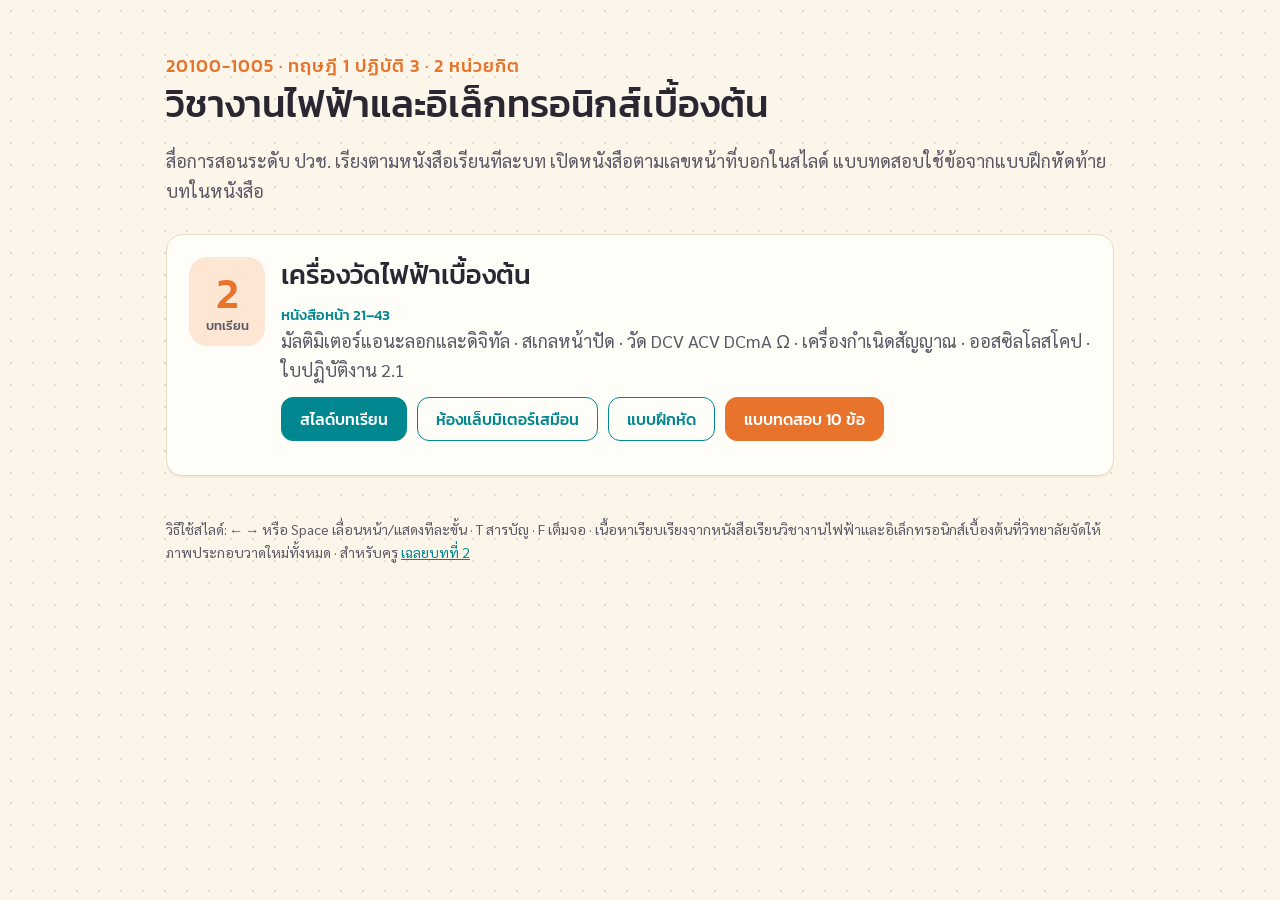
<file: index.html>
<!DOCTYPE html>
<html lang="th">
<head>
<meta charset="UTF-8">
<meta name="viewport" content="width=device-width, initial-scale=1.0">
<title>งานไฟฟ้าและอิเล็กทรอนิกส์เบื้องต้น ตามหนังสือเรียน</title>
<meta name="description" content="สื่อการสอนวิชางานไฟฟ้าและอิเล็กทรอนิกส์เบื้องต้น (20100-1005) ระดับ ปวช. เรียงตามหนังสือเรียนทีละบท: สไลด์ แบบฝึกหัด แบบทดสอบจากหนังสือ และเฉลยสำหรับครู">
<link rel="preconnect" href="https://fonts.googleapis.com">
<link rel="preconnect" href="https://fonts.gstatic.com" crossorigin>
<link href="https://fonts.googleapis.com/css2?family=Kanit:wght@400;500&family=Sarabun:wght@400;700&family=Prompt:wght@500;700&display=swap" rel="stylesheet">
<link rel="stylesheet" href="assets/css/theme.css">
<style>
    .hero { padding: 28px 0 10px; }
    .hero .bits { font: 500 18px var(--font-display); color: var(--orange); letter-spacing: 1px; }
    .chapters { display: grid; gap: 16px; }
    .ch { display: grid; grid-template-columns: 76px 1fr; gap: 16px; align-items: start; }
    .ch .num { font: 500 44px/1 var(--font-display); color: var(--orange); background: var(--orange-soft); border-radius: 18px; text-align: center; padding: 14px 0; }
    .ch .num small { display: block; font-size: 13px; margin-top: 4px; color: var(--ink-soft); }
    .ch .pages { font: 500 15px var(--font-display); color: var(--teal); }
    @media (max-width: 560px) { .ch { grid-template-columns: 56px 1fr; } .ch .num { font-size: 30px; } }
</style>
</head>
<body class="doc">
<div class="doc-wrap">
    <header class="hero">
        <div class="bits">20100-1005 · ทฤษฎี 1 ปฏิบัติ 3 · 2 หน่วยกิต</div>
        <h1>วิชางานไฟฟ้าและอิเล็กทรอนิกส์เบื้องต้น</h1>
        <p class="muted">สื่อการสอนระดับ ปวช. เรียงตามหนังสือเรียนทีละบท เปิดหนังสือตามเลขหน้าที่บอกในสไลด์ แบบทดสอบใช้ข้อจากแบบฝึกหัดท้ายบทในหนังสือ</p>
    </header>

    <main class="chapters">
        <article class="card ch">
            <div class="num">2<small>บทเรียน</small></div>
            <div>
                <h2>เครื่องวัดไฟฟ้าเบื้องต้น</h2>
                <p class="pages" style="margin:0">หนังสือหน้า 21–43</p>
                <p class="muted" style="margin:0 0 6px">มัลติมิเตอร์แอนะลอกและดิจิทัล · สเกลหน้าปัด · วัด DCV ACV DCmA Ω · เครื่องกำเนิดสัญญาณ · ออสซิลโลสโคป · ใบปฏิบัติงาน 2.1</p>
                <div class="btn-row">
                    <a class="btn" href="ch02/slides.html">สไลด์บทเรียน</a>
                    <a class="btn ghost" href="ch02/lab.html">ห้องแล็บมิเตอร์เสมือน</a>
                    <a class="btn ghost" href="ch02/exercises.html">แบบฝึกหัด</a>
                    <a class="btn orange" href="ch02/quiz.html">แบบทดสอบ 10 ข้อ</a>
                </div>
            </div>
        </article>
    </main>

    <p class="muted" style="font-size:14px;margin-top:24px">วิธีใช้สไลด์: ← → หรือ Space เลื่อนหน้า/แสดงทีละขั้น · T สารบัญ · F เต็มจอ ·
        เนื้อหาเรียบเรียงจากหนังสือเรียนวิชางานไฟฟ้าและอิเล็กทรอนิกส์เบื้องต้นที่วิทยาลัยจัดให้ ภาพประกอบวาดใหม่ทั้งหมด · สำหรับครู <a href="ch02/answers.html">เฉลยบทที่ 2</a></p>
</div>
</body>
</html>
</file>
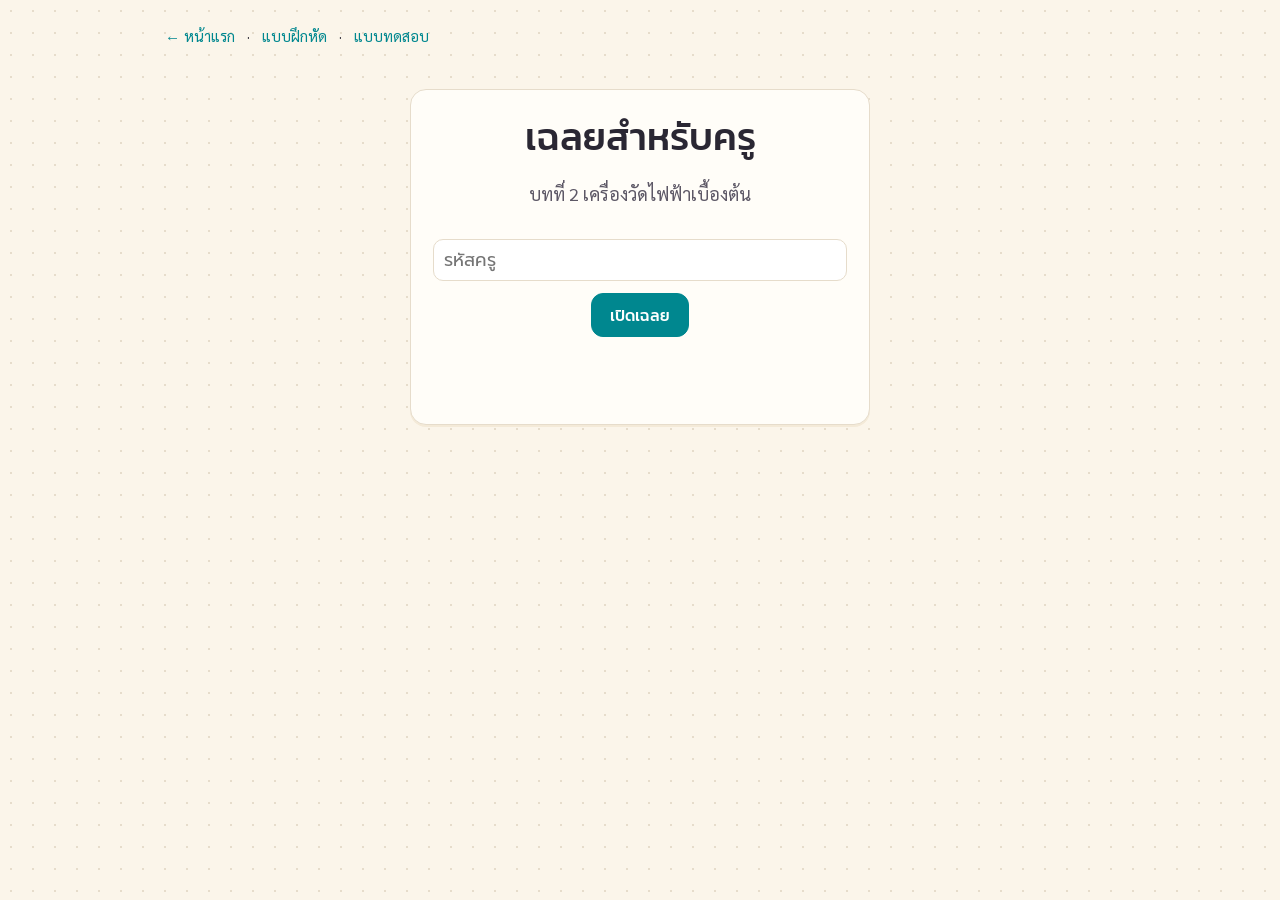
<file: ch02/answers.html>
<!DOCTYPE html>
<html lang="th">
<head>
<meta charset="UTF-8">
<meta name="viewport" content="width=device-width, initial-scale=1.0">
<meta name="robots" content="noindex">
<title>เฉลยสำหรับครู บทที่ 2</title>
<meta name="description" content="เฉลยแบบฝึกหัด แบบทดสอบ และใบปฏิบัติงาน บทที่ 2 สำหรับครู (ต้องใช้รหัสครู)">
<link rel="preconnect" href="https://fonts.googleapis.com">
<link rel="preconnect" href="https://fonts.gstatic.com" crossorigin>
<link href="https://fonts.googleapis.com/css2?family=Kanit:wght@400;500&family=Sarabun:wght@400;700&family=Prompt:wght@400;500;700&display=swap" rel="stylesheet">
<link rel="stylesheet" href="../assets/css/theme.css">
<link rel="stylesheet" href="meters.css">
<style>
    .gate-box { max-width: 460px; margin: 40px auto; text-align: center; }
    .gate-box input { width: 100%; margin: 12px 0; font-family: var(--font-body); }
    .ans-q { padding: 10px 0; border-bottom: 1px dashed var(--line); }
    .ans-q .stem b.n { font-family: var(--font-display); color: var(--teal); }
    .ans-q ol { list-style: none; padding: 0; margin: 4px 0; display: grid; grid-template-columns: 1fr 1fr; gap: 2px 14px; }
    .ans-q li.key { color: var(--green); font-weight: 700; }
    .ans-q li.key::after { content: ' ✓'; }
    .ex-row { display: grid; grid-template-columns: 2.2em 1fr 1.2fr; gap: 10px; padding: 8px 0; border-bottom: 1px dashed var(--line); align-items: start; }
    .ex-row .a { font-weight: 700; color: var(--green); }
    .ex-row .how { font-size: 15.5px; color: var(--ink-soft); }
    .keytable { border-collapse: collapse; width: 100%; font-family: var(--font-mono); }
    .keytable td, .keytable th { border: 1px solid var(--line); text-align: center; padding: 4px; }
    .keytable th { background: var(--cream-deep); font-family: var(--font-display); font-weight: 500; }
    .keytable.ws-key { font-family: var(--font-body); font-size: 15px; margin-bottom: 10px; }
    .keytable.ws-key td { text-align: left; }
    .ans-q .qc { display: block; max-width: 200px; }
    .ex-row .exc { display: block; max-width: 300px; }
    .ex-row.w { grid-template-columns: 2.2em 1fr; }
    .ex-row.w .a { font-weight: 400; color: var(--ink); background: var(--green-soft); border-radius: 10px; padding: 6px 12px; margin-top: 6px; }
    #exKey h3 .exc { max-width: 360px; font-weight: 400; margin-top: 6px; }
    .keytable.ws-key svg.sym.ws { width: 84px; height: 56px; }
    .keytable.ws-key td:first-child { text-align: center; width: 3em; }
    @media (max-width: 620px) { .ex-row { grid-template-columns: 2em 1fr; } .ex-row .how { grid-column: 2; } .ans-q ol { grid-template-columns: 1fr; } }
    @media print {
        body[data-only="quiz"] #exKey, body[data-only="ex"] #quizKey, body[data-only="ex"] #quickKey { display: none; }
        body[data-only="quiz"] #wsKey, body[data-only="ex"] #wsKey { display: none; }
        #wsKey { break-before: page; }
        #exKey { break-before: page; }
        body[data-only="ex"] #exKey { break-before: auto; }
        .ex-row, .ans-q { break-inside: avoid; }
        .ex-row .how { font-size: 11pt; }
    }
</style>
</head>
<body class="doc">
<div class="doc-wrap">
    <nav class="topbar no-print">
        <a href="../index.html">← หน้าแรก</a> · <a href="exercises.html">แบบฝึกหัด</a> · <a href="quiz.html">แบบทดสอบ</a>
    </nav>

    <section class="card gate-box" id="gate">
        <h1>เฉลยสำหรับครู</h1>
        <p class="muted">บทที่ 2 เครื่องวัดไฟฟ้าเบื้องต้น</p>
        <input type="password" id="pw" placeholder="รหัสครู" autocomplete="off" aria-label="รหัสครู">
        <button class="btn" type="button" id="open">เปิดเฉลย</button>
        <p id="msg" style="min-height:1.6em"></p>
    </section>

    <div id="content" hidden>
        <header class="card no-print">
            <h1>เฉลย บทที่ 2</h1>
            <div class="btn-row">
                <button class="btn" type="button" data-print="all">พิมพ์เฉลยทั้งหมด</button>
                <button class="btn ghost" type="button" data-print="quiz">เฉพาะแบบทดสอบ</button>
                <button class="btn ghost" type="button" data-print="ex">เฉพาะแบบฝึกหัด</button>
            </div>
        </header>
        <section class="card" id="quickKey"></section>
        <section class="card" id="quizKey"></section>
        <section class="card" id="exKey"></section>
        <section class="card" id="wsKey" hidden></section>
    </div>
</div>

<script src="../assets/js/common.js"></script>
<script src="meters.js"></script>
<script src="quiz-data.js"></script>
<script src="exercises-data.js"></script>
<script src="answers.enc.js"></script>
<script>
/* ===========================================
   หน้าเฉลยครู: ถอดรหัส answers.enc.js ด้วยรหัสครู แล้วสร้างเฉลยจากไฟล์โจทย์
   =========================================== */
(function () {
    const C = LessonCommon, TH = ['ก', 'ข', 'ค', 'ง'];


    function render(key) {
        const Q = QUIZ.questions;
        // ตารางเฉลยย่อ
        const cells = Q.map((q, i) => `<td>${i + 1}</td><td><b>${TH[key.quiz[q.id].correct]}</b></td>`);
        let rows = '';
        for (let i = 0; i < 5; i++) rows += `<tr>${cells[i]}${cells[i + 5]}</tr>`;
        document.getElementById('quickKey').innerHTML = `<h2>เฉลยย่อ แบบทดสอบ 10 ข้อ (หนังสือหน้า 40–41 ตอนที่ 1)</h2>
            <table class="keytable"><tr><th>ข้อ</th><th>ตอบ</th><th>ข้อ</th><th>ตอบ</th></tr>${rows}</table>
            <p class="muted" style="margin:8px 0 0">หนังสือไม่มีเฉลย เฉลยนี้ครูร่างจากเนื้อหาในหนังสือ ข้อ 9 สวิตช์ชี้ที่ตำแหน่งไดโอด (หมายเลข 14 ในรูปที่ 2.13)</p>`;

        document.getElementById('quizKey').innerHTML = '<h2>เฉลยแบบทดสอบ พร้อมคำอธิบาย</h2>' + Q.map((q, i) => {
            const k = key.quiz[q.id];
            return `<div class="ans-q"><div class="stem"><b class="n">${i + 1}.</b> ${q.q} <span class="chip">${q.topic}</span></div>
                <ol>${q.choices.map((c, j) => `<li class="${j === k.correct ? 'key' : ''}">${TH[j]}. ${c}</li>`).join('')}</ol>
                <div class="note">${k.explain}</div></div>`;
        }).join('');

        let html = '<h2>เฉลยแบบฝึกหัด</h2>';
        EXERCISES.sets.forEach(set => {
            html += `<h2 style="margin-top:18px;color:var(--orange)">${set.title}</h2>`;
            set.parts.forEach(p => {
                html += `<h3 style="color:var(--teal)">${p.title}</h3>`;
                p.items.forEach((it, i) => {
                    const a = key.ex[it.id];
                    let q, ans = C.esc(a.answer);
                    if (it.type === 'write') {
                        html += `<div class="ex-row w"><span class="muted">${i + 1}.</span><div>${it.q}<div class="a">${C.esc(a.answer)}</div><div class="how">${C.esc(a.explain || '')}</div></div></div>`;
                        return;
                    }
                    if (it.type === 'conv') q = `<span class="mono">${C.esc(it.value)}<sub>${it.from}</sub></span> → ฐาน ${it.to}`;
                    else if (it.type === 'tt') {
                        const rows = it.gate === 'NOT' ? [[0], [1]] : [[0, 0], [0, 1], [1, 0], [1, 1]];
                        q = `<b>${it.gate} gate</b>`;
                        ans = `<table class="tt"><tr>${it.gate === 'NOT' ? '<th>A</th>' : '<th>A</th><th>B</th>'}<th>Q</th></tr>${rows.map((r, j) => `<tr>${r.map(v => `<td>${v}</td>`).join('')}<td><b>${a.answer[j]}</b></td></tr>`).join('')}</table>`;
                    } else q = it.q;
                    if (it.type === 'conv') ans += `<sub>${it.to}</sub>`;
                    html += `<div class="ex-row"><span class="muted">${i + 1}.</span><div>${q}<div class="a">ตอบ: ${ans}</div></div><div class="how">${a.explain || ''}</div></div>`;
                });
            });
        });
        document.getElementById('exKey').innerHTML = html;
        Meters.render(document.getElementById('content'));

        // เฉลยใบงาน (มีเมื่อรันสคริปต์เข้ารหัสรุ่นที่ส่ง ws ต่อมา)
        const wsBox = document.getElementById('wsKey');
        if (key.ws) {
            wsBox.innerHTML = `<h2>${C.esc(key.ws.title)}</h2>` + key.ws.parts.map(p => `
                <h3 style="color:var(--teal)">${C.esc(p.title)}</h3>
                <table class="keytable ws-key"><tr>${p.head.map(h => `<th>${C.esc(h)}</th>`).join('')}</tr>
                ${p.rows.map(r => `<tr>${r.map(c => `<td>${C.esc(c)}</td>`).join('')}</tr>`).join('')}</table>`).join('')
                + (key.ws.note ? `<div class="note">${C.esc(key.ws.note)}</div>` : '');
            wsBox.hidden = false;
        } else wsBox.hidden = true;
    }

    async function open() {
        const msg = document.getElementById('msg');
        msg.textContent = 'กำลังถอดรหัส…';
        try {
            const key = await C.decryptAnswers(window.ANSWERS_ENC, document.getElementById('pw').value);
            render(key);
            document.getElementById('gate').hidden = true;
            document.getElementById('content').hidden = false;
        } catch (e) {
            msg.innerHTML = e.message === 'NO_CRYPTO'
                ? '<span class="bad">เบราว์เซอร์นี้ไม่รองรับการถอดรหัส ลองเปิดผ่าน https หรือ Chrome รุ่นใหม่</span>'
                : '<span class="bad">รหัสไม่ถูกต้อง</span>';
        }
    }

    document.getElementById('open').addEventListener('click', open);
    document.getElementById('pw').addEventListener('keydown', e => { if (e.key === 'Enter') open(); });
    document.addEventListener('click', e => {
        const b = e.target.closest('[data-print]'); if (!b) return;
        if (b.dataset.print === 'all') delete document.body.dataset.only; else document.body.dataset.only = b.dataset.print;
        window.print();
    });
    window.addEventListener('afterprint', () => delete document.body.dataset.only);
})();
</script>
</body>
</html>
</file>
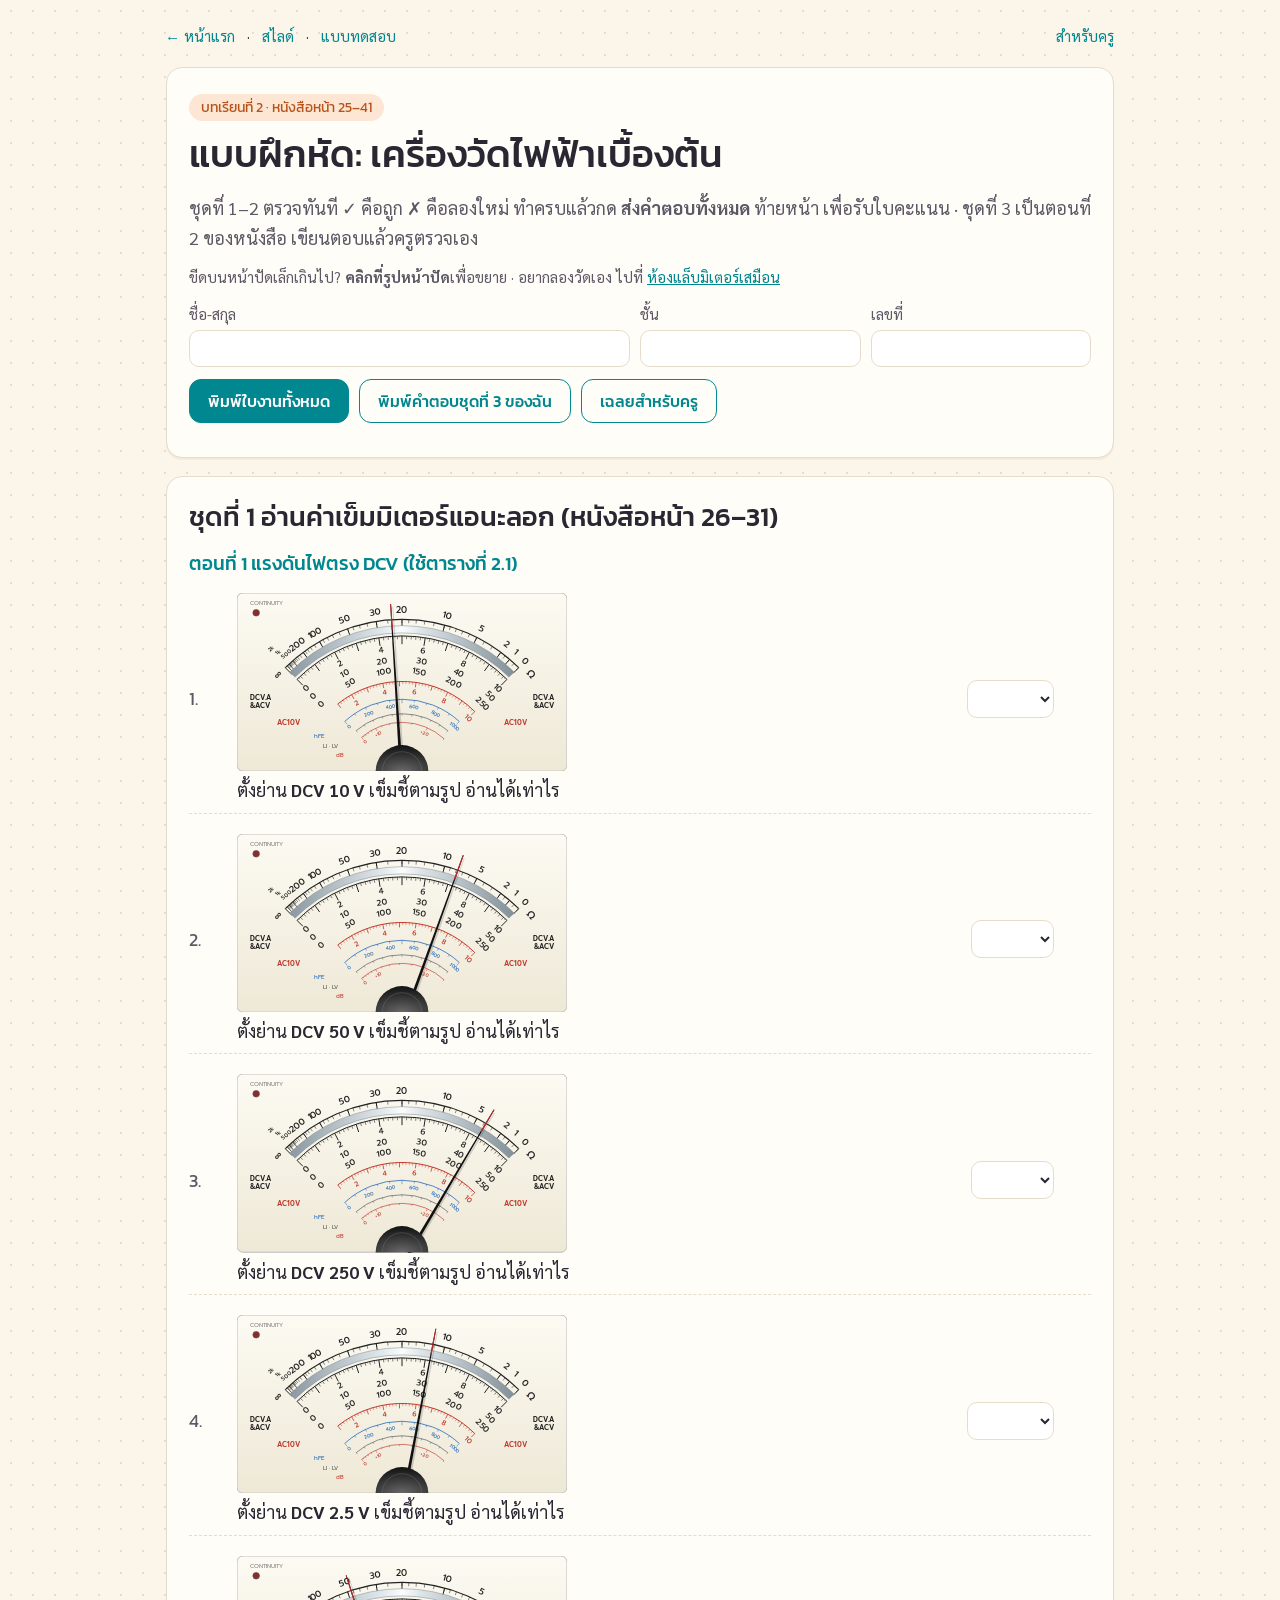
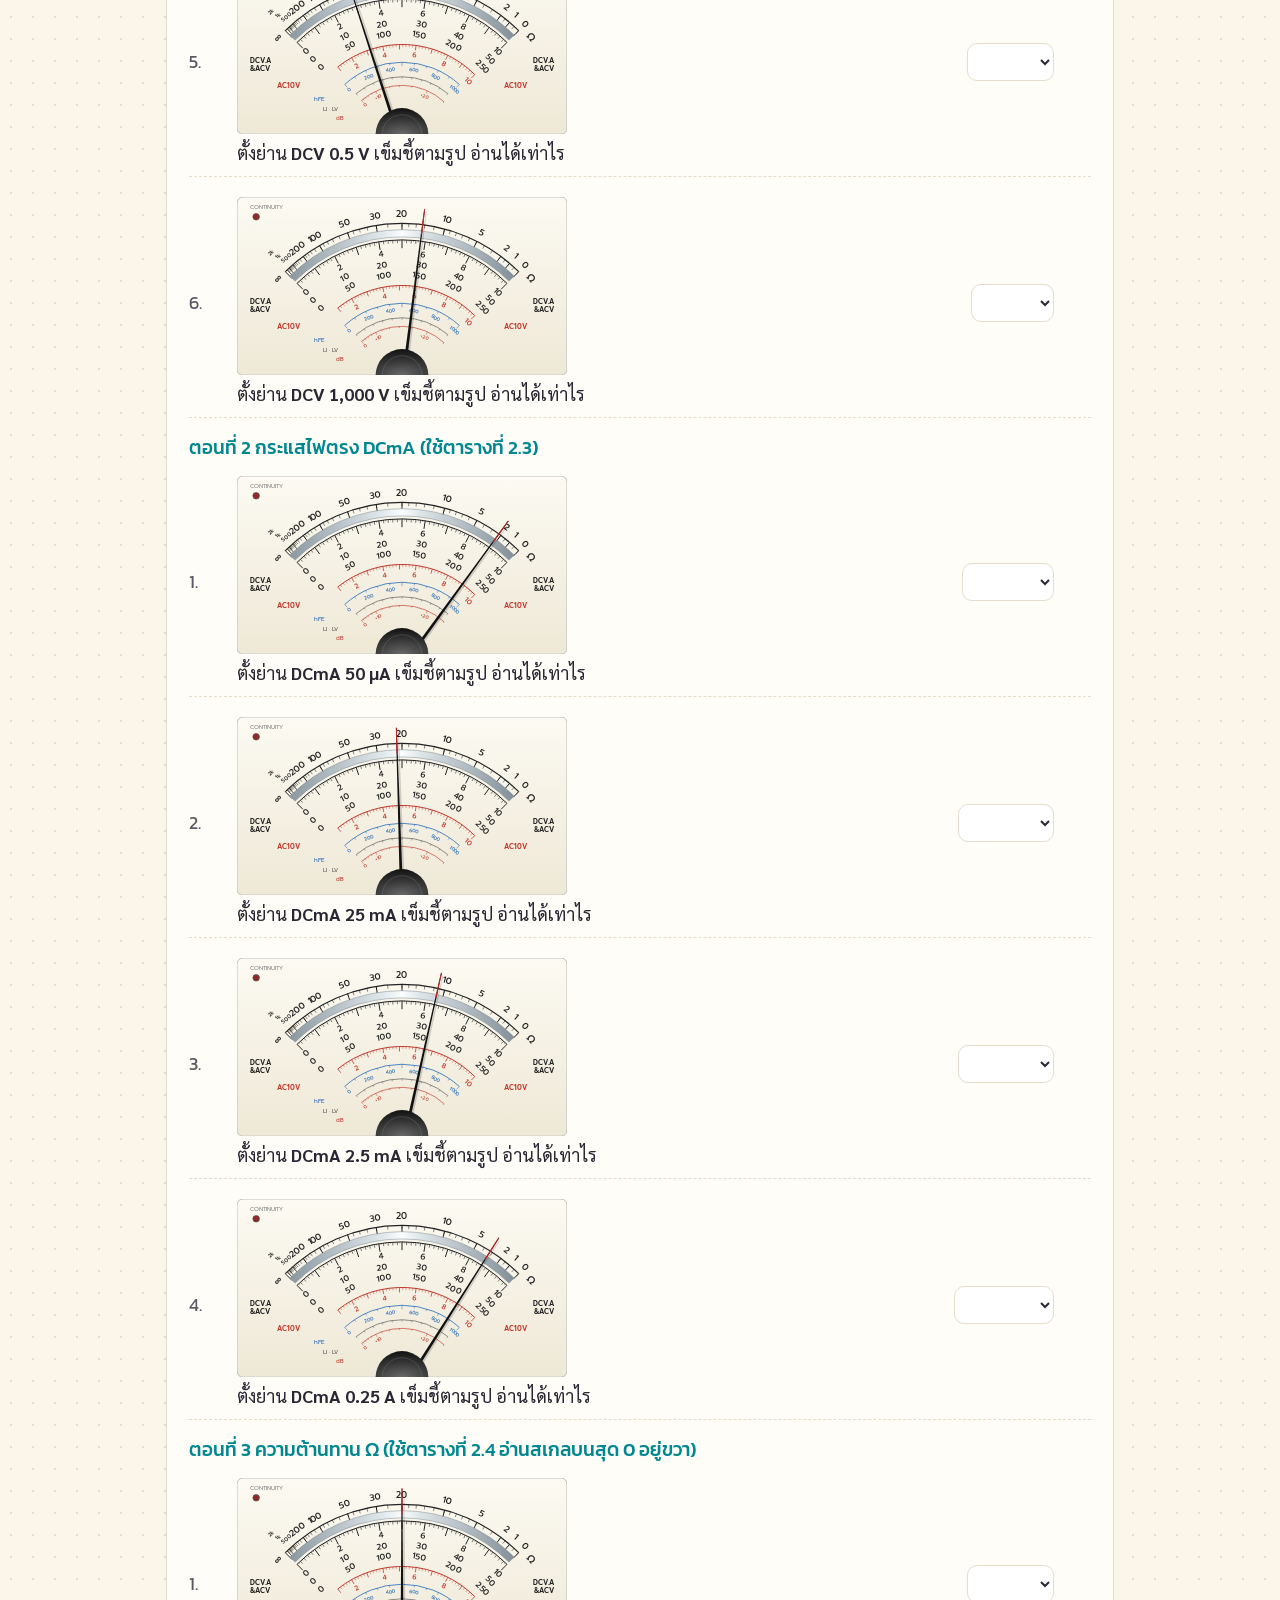
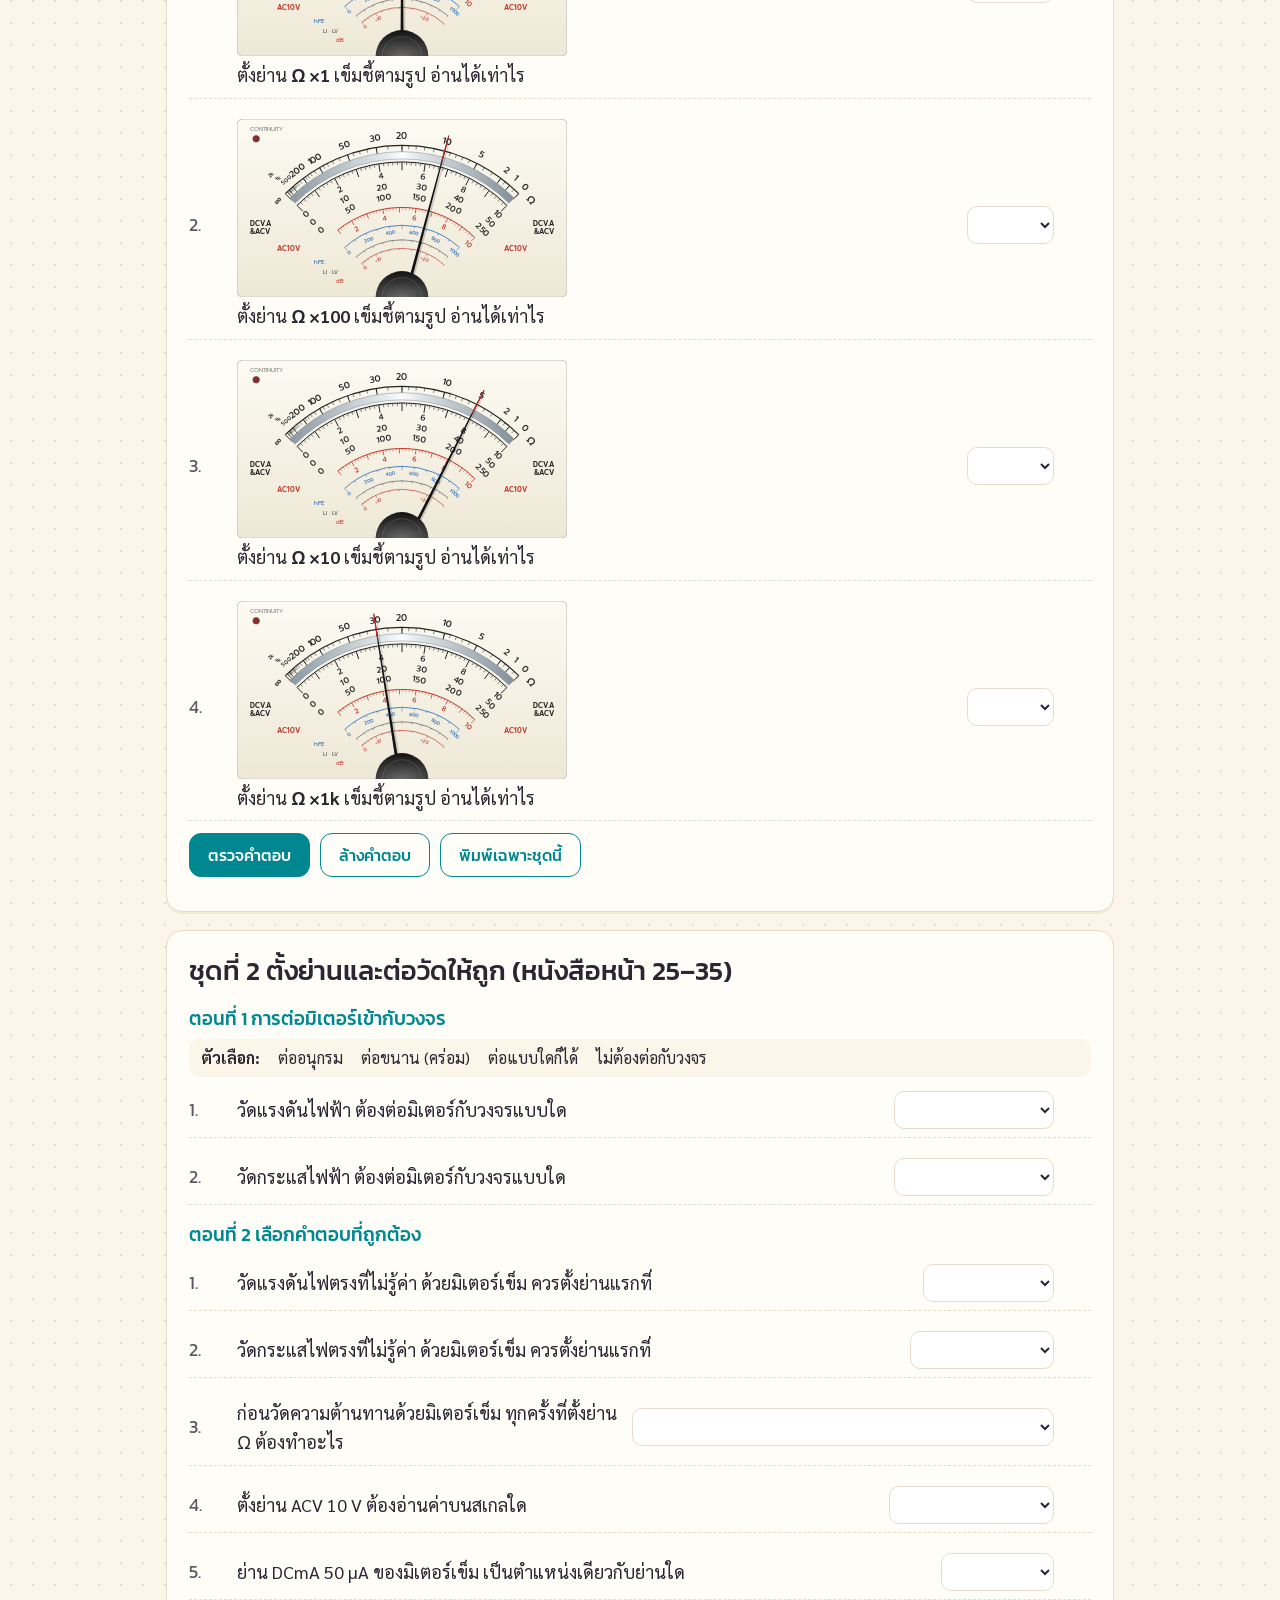
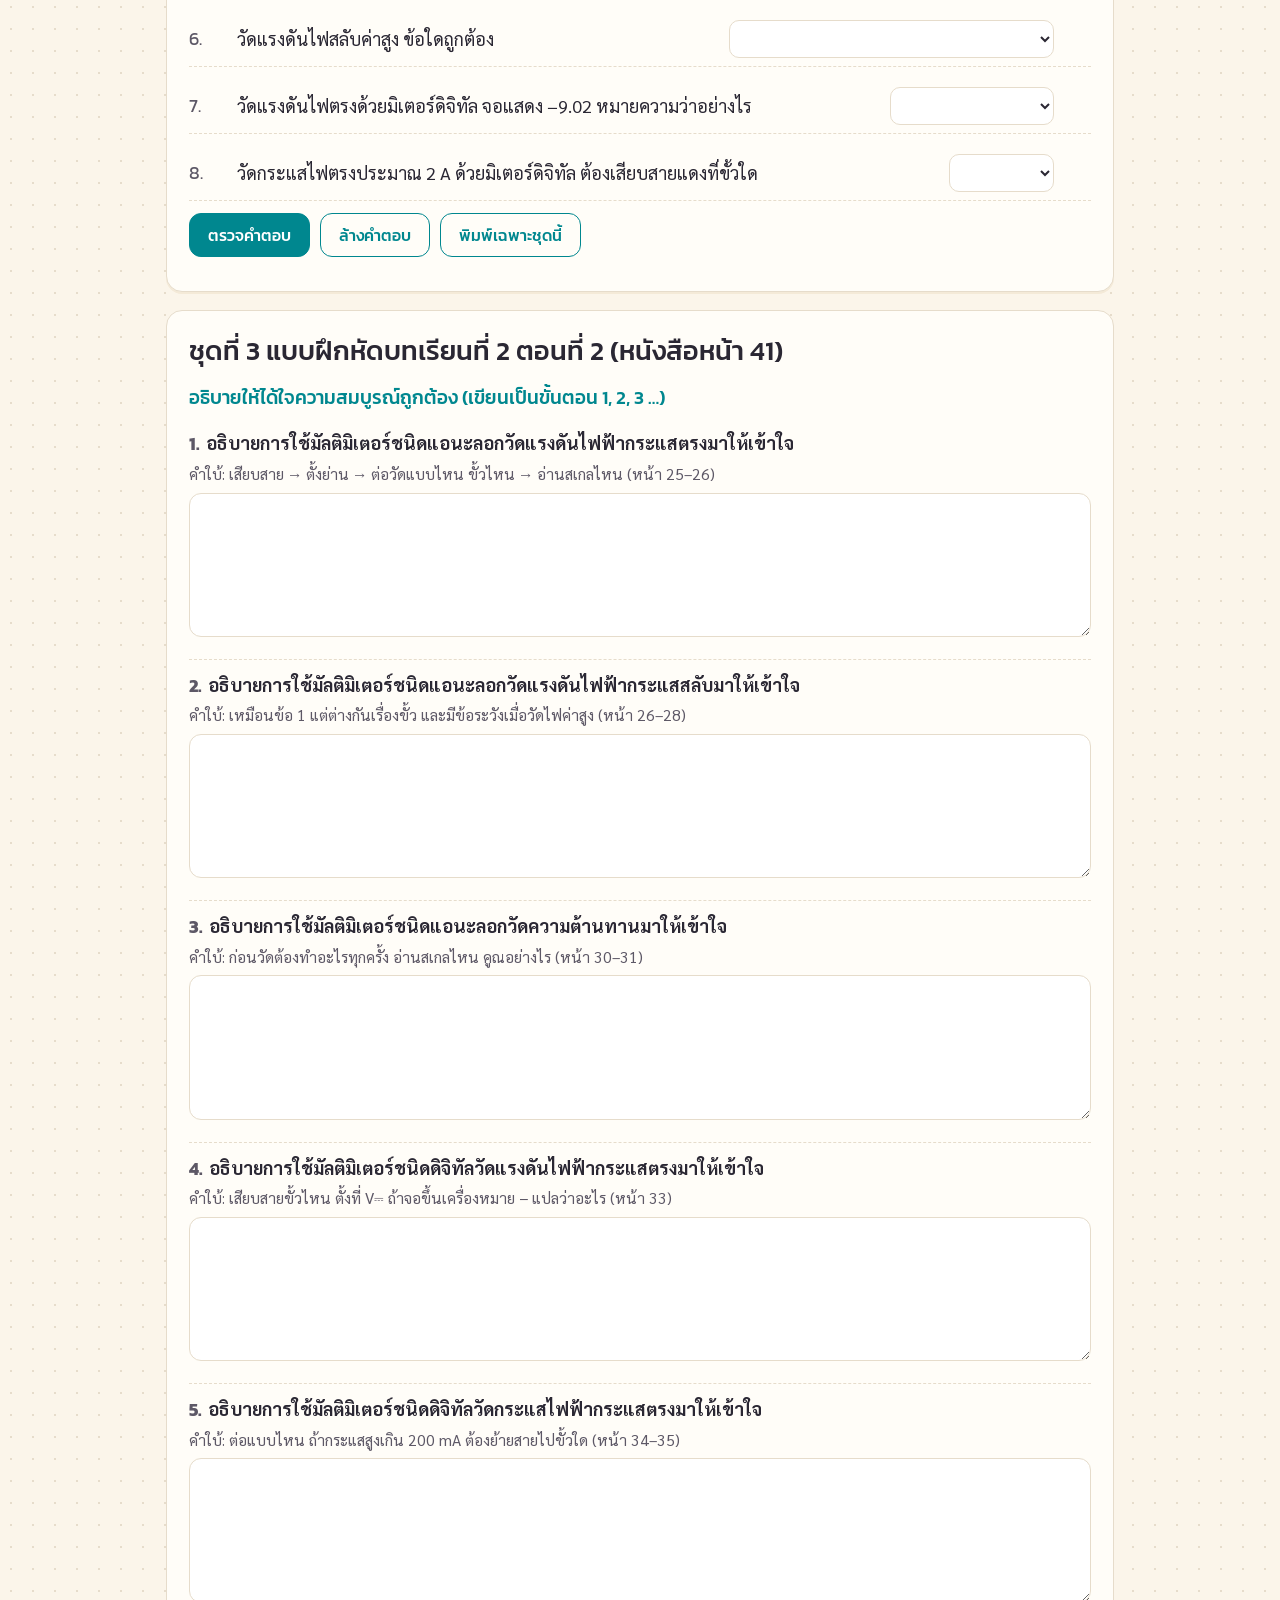
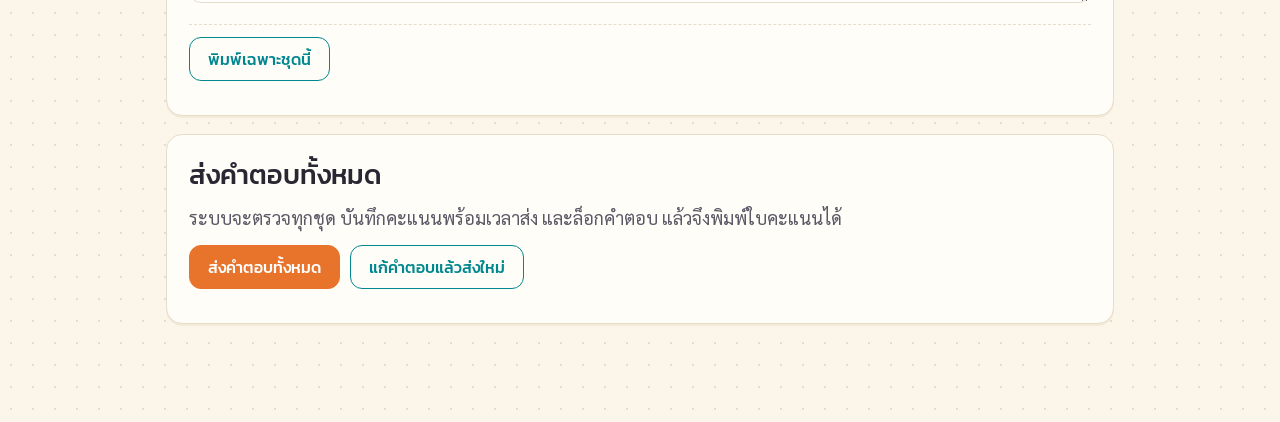
<file: ch02/exercises.html>
<!DOCTYPE html>
<html lang="th">
<head>
<meta charset="UTF-8">
<meta name="viewport" content="width=device-width, initial-scale=1.0">
<title>แบบฝึกหัด บทที่ 2</title>
<meta name="description" content="แบบฝึกหัด บทที่ 2 เครื่องวัดไฟฟ้าเบื้องต้น ฝึกอ่านเข็มมิเตอร์ เลือกย่าน และแบบฝึกหัดตอนที่ 2 จากหนังสือ ตรวจคำตอบทันทีและพิมพ์เป็นใบงานได้">
<link rel="preconnect" href="https://fonts.googleapis.com">
<link rel="preconnect" href="https://fonts.gstatic.com" crossorigin>
<link href="https://fonts.googleapis.com/css2?family=Kanit:wght@400;500&family=Sarabun:wght@400;700&family=Prompt:wght@400;500;700&display=swap" rel="stylesheet">
<link rel="stylesheet" href="../assets/css/theme.css">
<link rel="stylesheet" href="meters.css">
<style>
    .set-head { display: flex; flex-wrap: wrap; align-items: center; gap: 10px; justify-content: space-between; }
    .part { margin-top: 18px; }
    .part h3 { color: var(--teal); }
    .items { display: grid; grid-template-columns: repeat(auto-fill, minmax(270px, 1fr)); gap: 12px 22px; }
    .items.wide { grid-template-columns: 1fr; }
    .item { display: flex; align-items: center; flex-wrap: wrap; gap: 8px; padding: 8px 0; border-bottom: 1px dashed var(--line); }
    .item .no { font-family: var(--font-display); color: var(--ink-soft); min-width: 2.2em; }
    .item input[type=text] { width: 7.5em; }
    .item select { max-width: 100%; }
    .item .qtext { flex: 1 1 260px; }
    .feedback { font-weight: 600; min-width: 1.6em; }
    .score { font-family: var(--font-display); font-size: 18px; }
    .opts { display: flex; flex-wrap: wrap; gap: 4px 18px; font-size: 16px; background: var(--cream); border-radius: 10px; padding: 6px 12px; margin-bottom: 6px; }
    .opts.col { flex-direction: column; }
    .iopts { display: none; }
    .exc { display: block; width: 330px; max-width: 100%; }
    .item .qtext .exc { margin-bottom: 4px; }
    .witem { padding: 10px 0 14px; border-bottom: 1px dashed var(--line); }
    .witem .wq { font-weight: 700; }
    .witem .wq .no { font-family: var(--font-display); color: var(--ink-soft); margin-right: 6px; }
    .witem .hint { font-size: 15.5px; color: var(--ink-soft); margin: 2px 0 6px; }
    .witem textarea { width: 100%; min-height: 8.5em; font: 17px/1.6 var(--font-body); padding: 8px 12px; border: 1.5px solid var(--line); border-radius: 12px; resize: vertical; }
    .wlines { display: none; }
    .set.write .score, .set.write [data-act] { display: none; }
    .part h3 .exc { width: 420px; margin: 8px 0 0; font-weight: 400; }
    .who { display: grid; grid-template-columns: 2fr 1fr 1fr; gap: 10px; }
    .who label { display: flex; flex-direction: column; font-size: 15px; color: var(--ink-soft); gap: 4px; }
    .who input { width: 100%; }
    .btn:disabled { opacity: .45; cursor: not-allowed; }
    #result .big { font: 500 40px var(--font-display); color: var(--teal); }
    @media (max-width: 620px) { .who { grid-template-columns: 1fr 1fr; } .who label:first-child { grid-column: 1 / -1; } }
    .sheet-head { border: 1.5px solid #000; padding: 8px 12px; margin-bottom: 8mm; font-size: 12.5pt; }
    .sheet-head .line { display: flex; gap: 16px; flex-wrap: wrap; margin-top: 4px; }
    .sheet-head .line span { white-space: nowrap; }
    @media (max-width: 560px) { .items { grid-template-columns: 1fr; } }
    @media print {
        .set + .set { break-before: page; }
        body[data-print-set] .set { display: none; }
        body[data-print-set="s1"] .set[data-set="s1"], body[data-print-set="s2"] .set[data-set="s2"],
        body[data-print-set="s3"] .set[data-set="s3"], body[data-print-set="s4"] .set[data-set="s4"] { display: block; break-before: auto; }
        .items { grid-template-columns: 1fr 1fr; gap: 2mm 10mm; }
        .items.wide { grid-template-columns: 1fr; }
        .item { padding: 2.5mm 0; border-bottom: none; }
        .doc .item input[type=text] { width: 34mm; }
        .doc .item select { min-width: 30mm; }
        .score { display: none; }
        .opts { background: none; border: 1px solid #999; font-size: 12pt; }
        .exc { width: 52mm; }
        .witem .hint { font-size: 10.5pt; }
        body.print-blank .witem textarea { display: none; }
        body.print-blank .wlines { display: block; }
        .wlines i { display: block; height: 9mm; border-bottom: 1px solid #777; }
        .witem textarea { border: none; padding: 0; min-height: 0; height: auto; font-size: 12pt; }
        .witem { break-inside: avoid; border-bottom: none; }
        .set.write [data-act] { display: none; }
        .part h3 .exc { width: 72mm; }
        .iopts { display: block; flex-basis: 100%; padding-left: 2.2em; font-size: 11.5pt; color: #333; }
        .item { break-inside: avoid; }
        .part h3 { break-after: avoid; }
    }
    .exc { cursor: zoom-in; }
    .zoomtip { font-size: 15px; color: var(--ink-soft); }
    .zbox { position: fixed; inset: 0; z-index: 50; background: rgba(30, 28, 36, .78); display: flex; flex-direction: column; }
    .zbox .zbar { display: flex; gap: 8px; justify-content: flex-end; padding: 10px 14px; }
    .zbox .zbar button { font: 500 16px var(--font-display); border: 0; border-radius: 10px; padding: 6px 16px; background: #fff; color: var(--ink); cursor: pointer; }
    .zbox .zscroll { flex: 1; overflow: auto; padding: 0 14px 14px; }
    .zbox .zin { margin: 0 auto; background: #fff; border-radius: 14px; padding: 8px; }
    .zbox .zin .mt-svg { width: 100%; height: auto; }
    @media print { .zbox, .zoomtip { display: none !important; } }
</style>
</head>
<body class="doc">
<div class="doc-wrap">
    <nav class="topbar no-print">
        <a href="../index.html">← หน้าแรก</a> · <a href="slides.html">สไลด์</a> · <a href="quiz.html">แบบทดสอบ</a>
        <span class="spacer"></span>
        <a href="answers.html">สำหรับครู</a>
    </nav>

    <!-- หัวกระดาษใบงาน (แสดงเฉพาะตอนพิมพ์) -->
    <div class="sheet-head print-only">
        <b>แบบฝึกหัด บทที่ 2 เครื่องวัดไฟฟ้าเบื้องต้น</b> · วิชางานไฟฟ้าและอิเล็กทรอนิกส์เบื้องต้น
        <div class="line"><span>ชื่อ-สกุล ......................................................</span><span>ชั้น ...............</span><span>เลขที่ ........</span></div>
        <div class="line"><span>วันที่ ......../......../........</span><span>คะแนนที่ได้ ............ / <span class="total-print"></span></span></div>
    </div>

    <header class="card no-print">
        <span class="chip orange">บทเรียนที่ 2 · หนังสือหน้า 25–41</span>
        <h1 style="margin-top:8px">แบบฝึกหัด: เครื่องวัดไฟฟ้าเบื้องต้น</h1>
        <p class="muted" style="margin:0 0 12px">ชุดที่ 1–2 ตรวจทันที ✓ คือถูก ✗ คือลองใหม่ ทำครบแล้วกด <b>ส่งคำตอบทั้งหมด</b> ท้ายหน้า เพื่อรับใบคะแนน · ชุดที่ 3 เป็นตอนที่ 2 ของหนังสือ เขียนตอบแล้วครูตรวจเอง</p>
        <p class="zoomtip no-print" style="margin:0 0 12px">ขีดบนหน้าปัดเล็กเกินไป? <b>คลิกที่รูปหน้าปัด</b>เพื่อขยาย · อยากลองวัดเอง ไปที่ <a href="lab.html?m=3">ห้องแล็บมิเตอร์เสมือน</a></p>
        <div class="who">
            <label>ชื่อ-สกุล <input class="name-field" type="text" id="name" autocomplete="name"></label>
            <label>ชั้น <input class="name-field" type="text" id="room"></label>
            <label>เลขที่ <input class="name-field" type="text" id="no" inputmode="numeric"></label>
        </div>
        <div class="btn-row">
            <button class="btn" type="button" data-print="all">พิมพ์ใบงานทั้งหมด</button>
            <button class="btn ghost" type="button" data-print-mine="s3">พิมพ์คำตอบชุดที่ 3 ของฉัน</button>
            <a class="btn ghost" href="answers.html">เฉลยสำหรับครู</a>
        </div>
    </header>

    <main id="sets"></main>

    <section class="card no-print" id="submitBox">
        <h2>ส่งคำตอบทั้งหมด</h2>
        <p class="muted" style="margin:0 0 6px">ระบบจะตรวจทุกชุด บันทึกคะแนนพร้อมเวลาส่ง และล็อกคำตอบ แล้วจึงพิมพ์ใบคะแนนได้</p>
        <div class="btn-row">
            <button class="btn orange" type="button" id="submitAll">ส่งคำตอบทั้งหมด</button>
            <button class="btn ghost" type="button" id="unlockAll" hidden>แก้คำตอบแล้วส่งใหม่</button>
        </div>
        <div id="result" aria-live="polite"></div>
    </section>

    <!-- ใบรายงานคะแนน (สร้างหลังกดส่ง แสดงบนจอและพิมพ์ได้) -->
    <section class="score-sheet" id="scoreSheet" hidden aria-label="ใบรายงานคะแนน"></section>
</div>

<script src="../assets/js/common.js"></script>
<script src="meters.js"></script>
<script src="exercises-data.js"></script>
<script src="check-data.js"></script>
<script src="../assets/js/scoresheet.js"></script>
<script>
/* ===========================================
   แบบฝึกหัด: สร้างโจทย์จาก exercises-data.js, ตรวจคำตอบด้วยค่าแฮชใน check-data.js
   =========================================== */
(function () {
    const C = LessonCommon, E = window.EXERCISES, H = window.CHECK;
    const root = document.getElementById('sets');
    let total = 0;

    function itemHTML(it, n, shared) {
        const no = `<span class="no">${n}.</span>`;
        const opts = '<option value=""></option>' + it.options.map(o => `<option>${C.esc(o)}</option>`).join('');
        // ตัวเลือกไม่เหมือนกันทั้งตอน: พิมพ์ตัวเลือกของข้อนั้นไว้ใต้โจทย์ (กระดาษมองไม่เห็นตัวเลือกในช่องเลือก)
        const iopts = shared ? '' : `<div class="iopts">ตัวเลือก: ${it.options.map(o => C.esc(o)).join(' / ')}</div>`;
        return `<div class="item" data-id="${it.id}">${no}<span class="qtext">${it.q}</span>
            <select aria-label="คำตอบข้อ ${n}">${opts}</select><span class="feedback"></span>${iopts}</div>`;
    }

    function writeHTML(it, n) {
        return `<div class="witem" data-id="${it.id}"><div class="wq"><span class="no">${n}.</span>${it.q}</div>
            <div class="hint">คำใบ้: ${C.esc(it.hint || '')}</div>
            <textarea aria-label="คำตอบข้อ ${n}" data-w="${it.id}"></textarea><div class="wlines">${'<i></i>'.repeat(6)}</div></div>`;
    }

    function partHTML(p) {
        if (p.items[0].type === 'write') { let n = 0; return `<div class="part"><h3>${p.title}</h3>${p.items.map(it => writeHTML(it, ++n)).join('')}</div>`; }
        const wide = p.items.some(it => it.type === 'pick' && (it.q || '').replace(/<[^>]+>/g, '').length > 26);
        let n = 0;
        // ตัวเลือกที่ใช้ร่วมกันทั้งตอน แสดงเป็นรายการ (จำเป็นตอนพิมพ์ เพราะกระดาษมองไม่เห็นในช่องเลือก)
        const o = p.items[0].options;
        const shared = o && p.items.every(it => it.options && it.options.join('|') === o.join('|'));
        const optList = shared ? `<div class="opts${o.some(x => x.length > 20) ? ' col' : ''}"><b>ตัวเลือก:</b> ${o.map(x => `<span>${C.esc(x)}</span>`).join('')}</div>` : '';
        return `<div class="part"><h3>${p.title}</h3>${optList}<div class="items${wide ? ' wide' : ''}">${p.items.map(it => itemHTML(it, ++n, shared)).join('')}</div></div>`;
    }

    function countItems(set) {
        return set.parts.reduce((a, p) => a + p.items.filter(it => it.type !== 'write').length, 0);
    }

    function renderSet(set) {
        const sec = document.createElement('section');
        sec.className = 'card set' + (set.write ? ' write' : '');
        sec.dataset.set = set.id;
        const max = countItems(set);
        total += max;
        sec.innerHTML = `
            <div class="set-head"><h2 style="margin:0">${set.title}</h2><span class="score" aria-live="polite"></span></div>
            <div class="parts">${set.parts.map(partHTML).join('')}</div>
            <div class="btn-row">
                <button class="btn" type="button" data-act="check">ตรวจคำตอบ</button>
                <button class="btn ghost" type="button" data-act="clear">ล้างคำตอบ</button>
                <button class="btn ghost" type="button" data-print="${set.id}">พิมพ์เฉพาะชุดนี้</button>
            </div>`;
        sec.dataset.max = max;
        root.appendChild(sec);
    }

    /* --- ตรวจคำตอบ --- */
    function mark(el, ok) {
        el.classList.toggle('is-ok', ok === true);
        el.classList.toggle('is-bad', ok === false);
    }

    function checkSet(sec) {
        let got = 0;
        if (sec.classList.contains('write')) return 0;
        sec.querySelectorAll('.item').forEach(div => {
            const fb = div.querySelector('.feedback');
            const inp = div.querySelector('input, select');
            if (inp.value.trim() === '') { mark(inp, null); fb.textContent = ''; return; }
            const ok = C.answerHash(H.salt, div.dataset.id, inp.value) === H.h[div.dataset.id];
            mark(inp, ok);
            if (ok) got++;
            fb.innerHTML = ok ? '<span class="ok">✓</span>' : '<span class="bad">✗</span>';
        });
        sec.querySelector('.score').textContent = `ได้ ${got} / ${sec.dataset.max} คะแนน`;
        return got;
    }

    function clearSet(sec) {
        sec.querySelectorAll('input, select').forEach(i => { i.value = ''; mark(i, null); });
        sec.querySelectorAll('.feedback').forEach(f => f.textContent = '');
        sec.querySelector('.score').textContent = '';
    }

    /* --- พิมพ์ใบงาน (ช่องคำตอบว่าง) --- */
    function printSheet(which) {
        document.body.classList.add('print-blank');
        if (which !== 'all') document.body.dataset.printSet = which; else delete document.body.dataset.printSet;
        const max = which === 'all' ? total : +root.querySelector(`[data-set="${which}"]`).dataset.max;
        document.querySelector('.total-print').textContent = max;
        window.print();
    }
    window.addEventListener('afterprint', () => { document.body.classList.remove('print-blank'); delete document.body.dataset.printSet; });

    E.sets.forEach(renderSet);
    if (window.Meters) Meters.render(root);
    /* ชุดเขียนตอบ: เก็บร่างคำตอบไว้ในเครื่อง (ปิดหน้าแล้วกลับมาเขียนต่อได้) */
    root.querySelectorAll('textarea[data-w]').forEach(t => {
        const k = 'beb-ch02-write:' + t.dataset.w;
        try { t.value = localStorage.getItem(k) || ''; } catch (e) { /* ใช้ได้แม้บันทึกไม่ได้ */ }
        t.addEventListener('input', () => { try { localStorage.setItem(k, t.value); } catch (e) { /* ไม่เป็นไร */ } });
    });
    /* ตอนพิมพ์ ให้ช่องเขียนตอบสูงพอดีข้อความ ไม่ถูกตัด */
    window.addEventListener('beforeprint', () => root.querySelectorAll('textarea[data-w]').forEach(t => { t.style.height = 'auto'; t.style.height = t.scrollHeight + 'px'; }));
    window.addEventListener('afterprint', () => root.querySelectorAll('textarea[data-w]').forEach(t => { t.style.height = ''; }));
    document.querySelector('.total-print').textContent = total;

    /* --- ส่งคำตอบทั้งหมด: ตรวจทุกชุด บันทึกคะแนน+เวลา ล็อกคำตอบ แล้วสร้างใบคะแนน --- */
    let loadedAt = Date.now(), startedAt = null, confirmBlank = false, locked = false;
    root.addEventListener('input', () => { if (!startedAt) startedAt = Date.now(); confirmBlank = false; });
    root.addEventListener('change', () => { if (!startedAt) startedAt = Date.now(); confirmBlank = false; });
    const resBox = document.getElementById('result');
    const who = () => ({ name: document.getElementById('name').value.trim(), room: document.getElementById('room').value.trim(), no: document.getElementById('no').value.trim() });

    function setLocked(on) {
        locked = on;
        root.classList.toggle('locked', on);
        root.querySelectorAll('input, select').forEach(i => { i.disabled = on; });  // ชุดเขียนตอบยังเขียนต่อได้
        root.querySelectorAll('[data-act]').forEach(b => { b.disabled = on; });
        ['name', 'room', 'no'].forEach(id => { document.getElementById(id).disabled = on; });
        document.getElementById('submitAll').disabled = on;
        document.getElementById('unlockAll').hidden = !on;
    }

    function submitAll() {
        if (locked) return;
        const w = who();
        if (!w.name || !w.room || !w.no) { resBox.innerHTML = '<p class="bad">กรุณากรอก ชื่อ-สกุล ชั้น และเลขที่ ด้านบนให้ครบก่อนส่ง</p>'; document.getElementById('name').focus(); return; }
        const blank = Array.from(root.querySelectorAll('input, select')).filter(i => i.value.trim() === '').length;  // ชุดเขียนตอบไม่นับ
        if (blank && !confirmBlank) {
            confirmBlank = true;
            resBox.innerHTML = `<p class="bad">ยังไม่ได้ตอบ ${blank} ช่อง — ถ้าต้องการส่งเลย ให้กด “ส่งคำตอบทั้งหมด” อีกครั้ง</p>`;
            return;
        }
        const sets = Array.from(root.querySelectorAll('.set:not(.write)')).map(sec => ({
            id: sec.dataset.set, title: E.sets.find(x => x.id === sec.dataset.set).title, got: checkSet(sec), max: +sec.dataset.max
        }));
        const score = sets.reduce((a, x) => a + x.got, 0);
        const submittedAt = Date.now(), start = startedAt || loadedAt;
        const k = 'beb-ch02-ex:' + w.room + ':' + w.no + ':' + w.name;
        const rec = C.store.get(k, { history: [] });
        const attempt = rec.history.length + 1;
        rec.history.push({ score, total, sets: sets.map(x => x.got), submittedAt, startedAt: start, attempt });
        C.store.set(k, rec);
        setLocked(true);

        const detail = `<table class="ss-sets"><tr><th>ชุด</th><th>เรื่อง</th><th>ได้</th><th>เต็ม</th></tr>${sets.map((x, i) => {
            const m = x.title.match(/^ชุดที่ \d+ (.*)$/);
            return `<tr><td>${i + 1}</td><td>${C.esc(m ? m[1] : x.title)}</td><td><b>${x.got}</b></td><td>${x.max}</td></tr>`;
        }).join('')}<tr><th colspan="2" style="text-align:right">รวม</th><td><b>${score}</b></td><td>${total}</td></tr></table>`;
        ScoreSheet.render(document.getElementById('scoreSheet'), {
            kind: 'แบบฝึกหัด', chapter: E.chapter, who: w, score, total, submittedAt, startedAt: start, attempt, detailHTML: detail
        });
        resBox.innerHTML = `<p class="ok" style="margin:10px 0 0">ส่งคำตอบเรียบร้อย · ${C.thaiDateTime(submittedAt)}</p>
            <div class="big">${score} / ${total} คะแนน (${Math.round(score / total * 100)}%)</div>
            <div class="score-actions" style="margin-top:10px">
                <button class="btn orange" type="button" id="printScore">พิมพ์ใบคะแนน</button>
                <span class="hint">ในหน้าต่างพิมพ์ เลือกปลายทาง “บันทึกเป็น PDF” แล้วนำไฟล์ไปแนบส่งใน Google Classroom</span>
            </div>`;
        document.getElementById('printScore').addEventListener('click', () => ScoreSheet.print());
        document.getElementById('scoreSheet').scrollIntoView({ behavior: 'smooth' });
    }

    document.getElementById('submitAll').addEventListener('click', submitAll);
    document.getElementById('unlockAll').addEventListener('click', () => {
        setLocked(false);
        confirmBlank = false;
        resBox.innerHTML = '<p class="muted">ปลดล็อกแล้ว แก้คำตอบได้ — เมื่อส่งอีกครั้งจะนับเป็นการส่งครั้งถัดไป</p>';
        document.getElementById('scoreSheet').hidden = true;
    });

    document.addEventListener('click', e => {
        const mine = e.target.closest('[data-print-mine]');
        if (mine) { document.body.dataset.printSet = mine.dataset.printMine; document.querySelector('.total-print').textContent = '–'; window.print(); return; }
        const p = e.target.closest('[data-print]');
        if (p) { printSheet(p.dataset.print); return; }
        const b = e.target.closest('[data-act]'); if (!b || locked) return;
        const sec = b.closest('.set');
        ({ check: () => checkSet(sec), clear: () => clearSet(sec) })[b.dataset.act]();
    });
})();
</script>
<script>
/* คลิกรูปหน้าปัดเพื่อขยายดูขีดย่อย (ซูม + −) */
(function () {
    let box = null, z = 1;
    const size = () => { box.querySelector('.zin').style.width = Math.round(Math.min(window.innerWidth - 40, 1100) * z) + 'px'; };
    function open(svgHTML) {
        box = document.createElement('div');
        box.className = 'zbox';
        box.innerHTML = '<div class="zbar"><button type="button" data-z="-1">ซูมออก −</button><button type="button" data-z="1">ซูมเข้า +</button><button type="button" data-z="0">ปิด ✕</button></div><div class="zscroll"><div class="zin">' + svgHTML + '</div></div>';
        document.body.appendChild(box);
        z = 1; size();
        box.addEventListener('click', e => {
            const b = e.target.closest('[data-z]');
            if (b) { const k = +b.dataset.z; if (!k) close(); else { z = Math.max(1, Math.min(4, z * (k > 0 ? 1.5 : 1 / 1.5))); size(); } return; }
            if (e.target === box || e.target.classList.contains('zscroll')) close();
        });
    }
    function close() { if (box) { box.remove(); box = null; } }
    document.addEventListener('keydown', e => { if (e.key === 'Escape') close(); });
    document.addEventListener('click', e => {
        const f = e.target.closest('.exc');
        if (!f || box) return;
        const svg = f.querySelector('svg'); if (svg) open(svg.outerHTML);
    });
})();
</script>
</body>
</html>
</file>
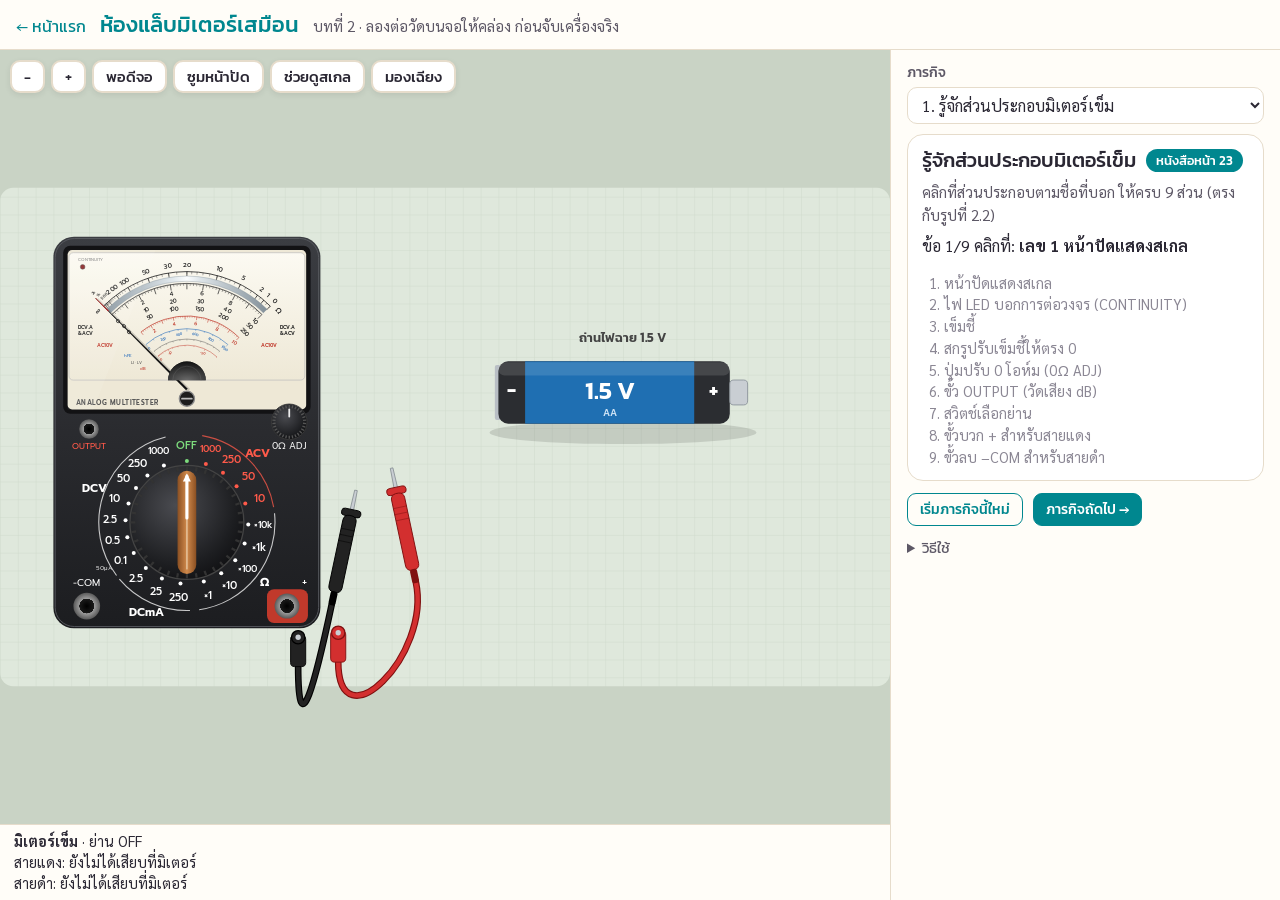
<file: ch02/lab.html>
<!DOCTYPE html>
<html lang="th">
<head>
<meta charset="UTF-8">
<meta name="viewport" content="width=device-width, initial-scale=1.0">
<title>ห้องแล็บมิเตอร์เสมือน บทที่ 2</title>
<meta name="description" content="ห้องแล็บมัลติมิเตอร์เสมือน บทที่ 2 เครื่องวัดไฟฟ้าเบื้องต้น หมุนปุ่มเลือกย่าน ลากสายวัดไปวัดถ่าน หลอดไฟ ตัวต้านทาน และไฟบ้าน ได้ทั้งมิเตอร์เข็มและมิเตอร์ดิจิทัล">
<link rel="preconnect" href="https://fonts.googleapis.com">
<link rel="preconnect" href="https://fonts.gstatic.com" crossorigin>
<link href="https://fonts.googleapis.com/css2?family=Kanit:wght@400;500;600&family=Sarabun:wght@400;700&family=Prompt:wght@400;500;700&display=swap" rel="stylesheet">
<link rel="stylesheet" href="../assets/css/theme.css">
<link rel="stylesheet" href="meters.css">
<link rel="stylesheet" href="vlab.css">
<link rel="icon" href="data:,">
</head>
<body class="vl">
<header class="vl-head">
  <a href="../index.html" class="back">← หน้าแรก</a>
  <h1>ห้องแล็บมิเตอร์เสมือน</h1>
  <span class="sub">บทที่ 2 · ลองต่อวัดบนจอให้คล่อง ก่อนจับเครื่องจริง</span>
</header>

<main class="vl-wrap">
  <section class="vl-bench" aria-label="โต๊ะทดลอง">
    <div class="vl-tools">
      <button type="button" id="zOut" title="ซูมออก" aria-label="ซูมออก">−</button>
      <button type="button" id="zIn" title="ซูมเข้า" aria-label="ซูมเข้า">+</button>
      <button type="button" id="zFit">พอดีจอ</button>
      <button type="button" id="zFace">ซูมหน้าปัด</button>
      <button type="button" id="btnHelp">ช่วยดูสเกล</button>
      <button type="button" id="btnObl">มองเฉียง</button>
      <button type="button" id="fuseBtn" class="warnb" hidden>เปลี่ยนฟิวส์</button>
    </div>
    <svg id="bench" viewBox="0 60 2000 1120" tabindex="0" role="application" aria-label="โต๊ะทดลอง ลากปลั๊ก สายวัด และหมุนปุ่มได้ ใช้ลูกศรซ้ายขวาเปลี่ยนย่าน"></svg>
    <div class="vl-howto" id="howto" hidden></div>
    <div class="vl-status" id="status" aria-live="polite"></div>
    <div class="vl-danger" id="danger" hidden>
      <div class="card">
        <h3></h3>
        <p></p>
        <button type="button" class="btn orange" id="dangerBtn">ตัดไฟ ยกสายออก แล้วลองใหม่</button>
      </div>
    </div>
  </section>

  <aside class="vl-panel">
    <label class="msel">ภารกิจ
      <select id="mSel"></select>
    </label>
    <div class="mcard">
      <div class="mhead"><h2 id="mTitle"></h2><span class="chip" id="mPage"></span></div>
      <p class="goal" id="mGoal"></p>
      <ol class="steps" id="mSteps"></ol>
      <div id="mParts"></div>
      <div id="mTable"></div>
      <p class="al ok" id="mDone" hidden>ทำภารกิจนี้ครบแล้ว</p>
    </div>

    <div id="freeBox" class="box" hidden>
      <div class="row"><span>มิเตอร์</span>
        <button type="button" class="pick on" data-meter-pick="analog">มิเตอร์เข็ม</button>
        <button type="button" class="pick" data-meter-pick="dmm">มิเตอร์ดิจิทัล</button>
      </div>
      <label class="row"><span>บนโต๊ะ</span><select id="fxSel"></select></label>
      <div class="row"><span>แหล่งจ่าย</span><button type="button" class="pick" id="psuDn">− 0.1 V</button><button type="button" class="pick" id="psuUp">+ 0.1 V</button></div>
    </div>
    <button type="button" class="btn small ghost" id="lampBtn" hidden>เปลี่ยนเป็นหลอด 0.5 A</button>

    <div id="alerts" aria-live="polite"></div>

    <div class="btn-row">
      <button type="button" class="btn small ghost" id="resetBtn">เริ่มภารกิจนี้ใหม่</button>
      <button type="button" class="btn small" id="nextBtn">ภารกิจถัดไป →</button>
    </div>

    <details class="how">
      <summary>วิธีใช้</summary>
      <ul>
        <li>ลากปลั๊กสายไปเสียบขั้วที่มิเตอร์ ลากปลายเข็มวัดไปแตะจุดวัด (ปลายสายจะดูดติดเอง)</li>
        <li>หมุนปุ่มเลือกย่าน: ลากหมุนที่ปุ่ม คลิกชื่อย่าน หรือกดลูกศรซ้าย/ขวา</li>
        <li>ซูม: ล้อเมาส์ ใช้สองนิ้วบนมือถือ หรือปุ่ม + − · เลื่อนดู: ลากที่พื้นโต๊ะ</li>
        <li>ค่าที่อ่านได้คำนวณจากวงจรจริง ต่อผิดย่านหรือผิดขั้วจะเห็นผลแบบเครื่องจริง</li>
      </ul>
    </details>
  </aside>
</main>

<script src="meters.js"></script>
<script src="vlab.js"></script>
</body>
</html>
</file>
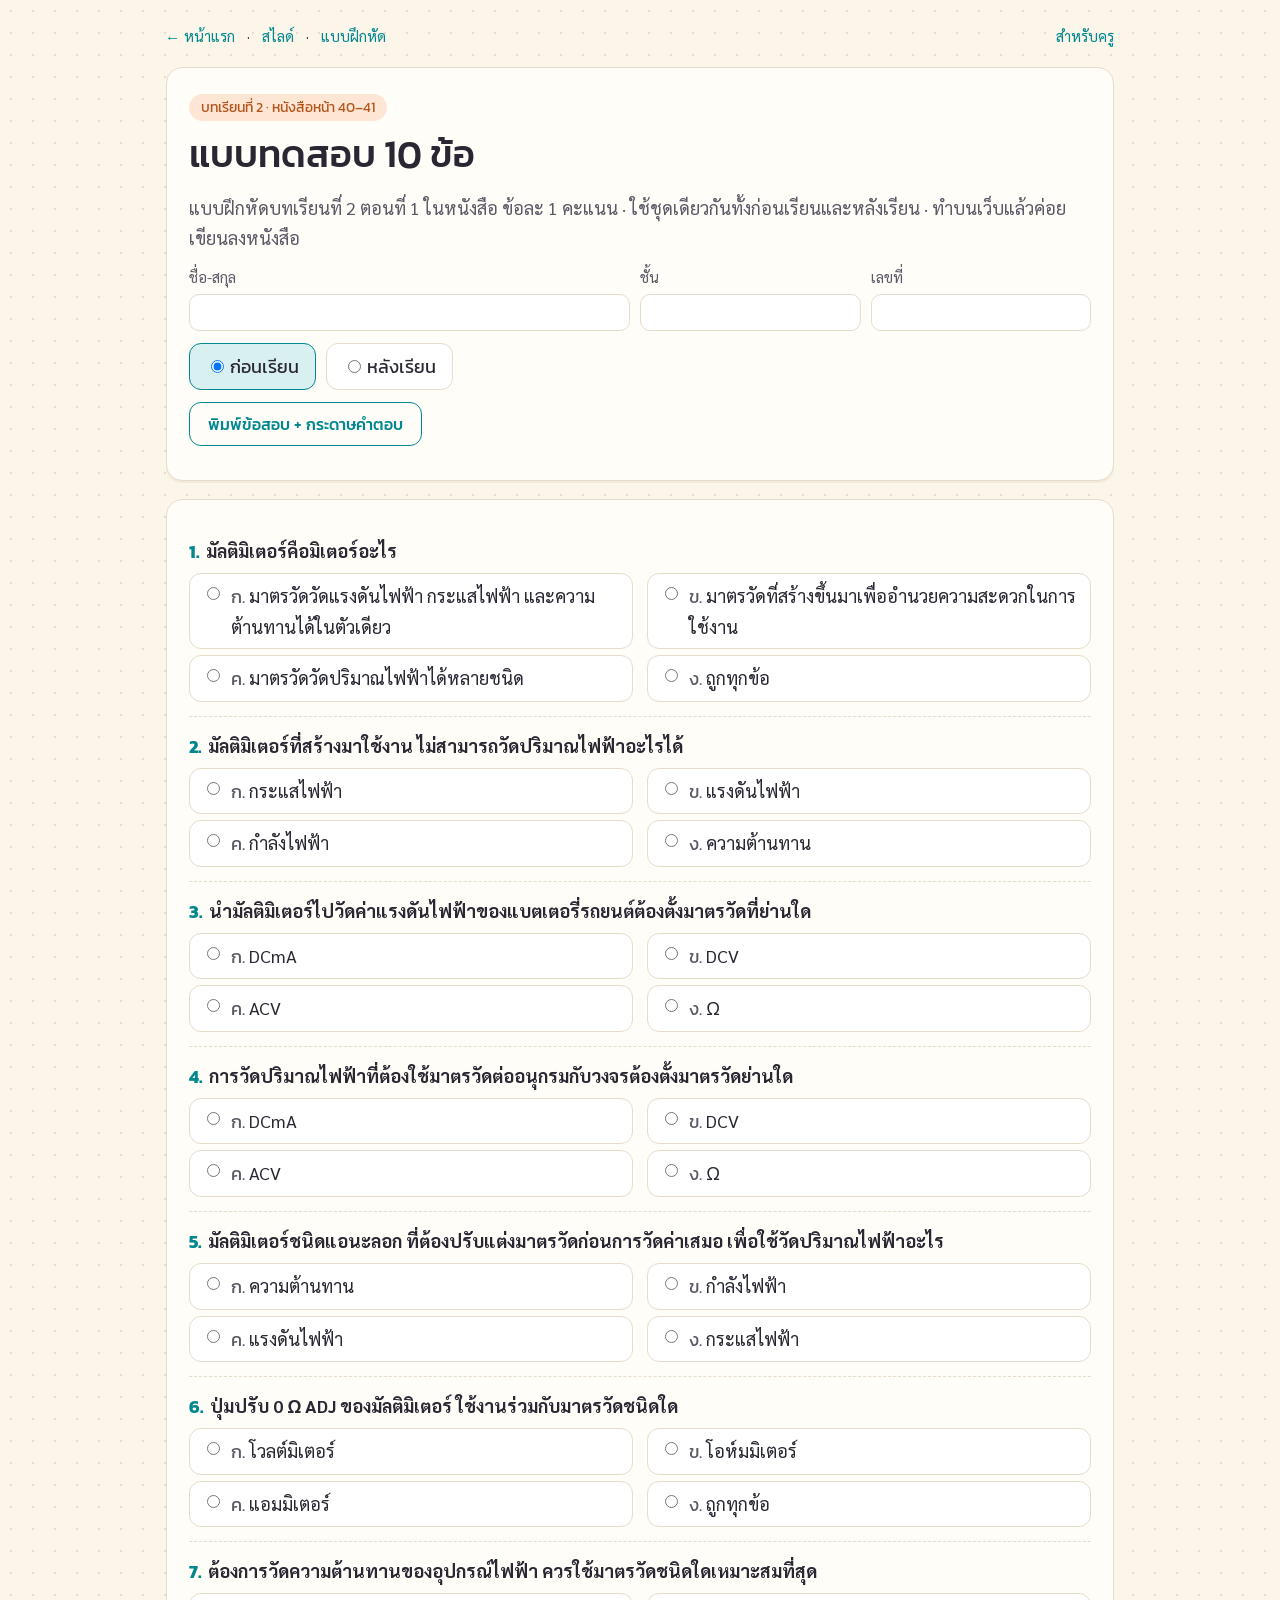
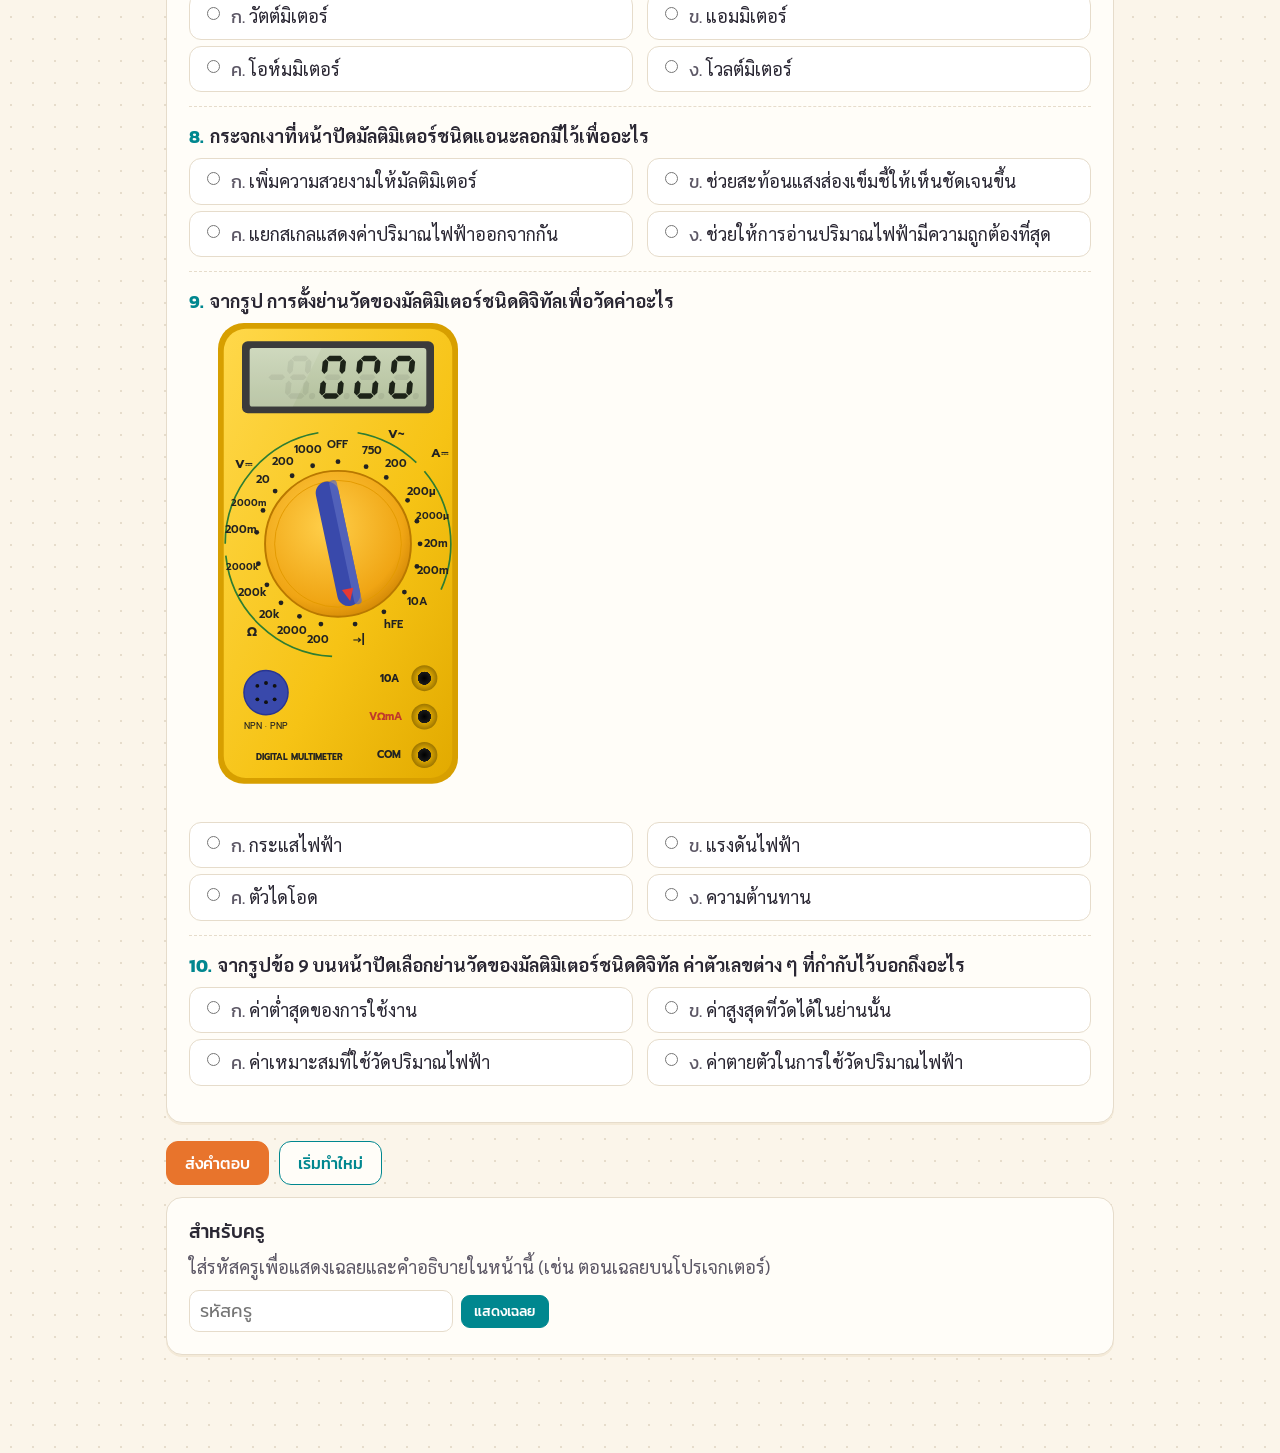
<file: ch02/quiz.html>
<!DOCTYPE html>
<html lang="th">
<head>
<meta charset="UTF-8">
<meta name="viewport" content="width=device-width, initial-scale=1.0">
<title>แบบทดสอบ บทที่ 2</title>
<meta name="description" content="แบบทดสอบก่อนเรียน/หลังเรียน บทที่ 2 เครื่องวัดไฟฟ้าเบื้องต้น 10 ข้อ จากแบบฝึกหัดในหนังสือเรียน วิชางานไฟฟ้าและอิเล็กทรอนิกส์เบื้องต้น">
<link rel="preconnect" href="https://fonts.googleapis.com">
<link rel="preconnect" href="https://fonts.gstatic.com" crossorigin>
<link href="https://fonts.googleapis.com/css2?family=Kanit:wght@400;500&family=Sarabun:wght@400;700&family=Prompt:wght@400;500;700&display=swap" rel="stylesheet">
<link rel="stylesheet" href="../assets/css/theme.css">
<link rel="stylesheet" href="meters.css">
<style>
    .who { display: grid; grid-template-columns: 2fr 1fr 1fr; gap: 10px; }
    .who label { display: flex; flex-direction: column; font-size: 15px; color: var(--ink-soft); gap: 4px; }
    .who input { width: 100%; }
    .modes { display: flex; gap: 10px; flex-wrap: wrap; margin-top: 12px; }
    .modes label { border: 1.5px solid var(--line); border-radius: 12px; padding: 8px 16px; cursor: pointer; background: #fff; font-family: var(--font-display); }
    .modes input { margin-right: 6px; }
    .modes label:has(input:checked) { border-color: var(--teal); background: var(--teal-soft); }
    .q { padding: 14px 0; border-bottom: 1px dashed var(--line); }
    .q:last-child { border-bottom: none; }
    .q .stem { font-weight: 700; margin-bottom: 6px; }
    .q .qc { display: block; max-width: 240px; margin: 6px 0 2px 1.6em; font-weight: 400; }
    .q .stem .n { font-family: var(--font-display); color: var(--teal); margin-right: 6px; }
    .q .res { margin-left: 8px; }
    .locked .choice { opacity: .8; }
    .btn:disabled { opacity: .45; cursor: not-allowed; }
    .choices { display: grid; grid-template-columns: 1fr 1fr; gap: 6px 14px; }
    .choice { display: flex; gap: 8px; align-items: flex-start; border: 1.5px solid var(--line); background: #fff; border-radius: 12px; padding: 7px 12px; cursor: pointer; }
    .choice:has(input:checked) { border-color: var(--teal); background: var(--teal-soft); }
    .choice input { margin-top: 6px; }
    .choice .l { font-family: var(--font-display); color: var(--ink-soft); }
    .choice.key { border-color: var(--green); background: var(--green-soft); }
    .explain { display: none; margin-top: 8px; }
    .reveal-on .explain { display: block; }
    .result { font-family: var(--font-display); }
    .result .big { font-size: 46px; color: var(--teal); }
    .compare { display: flex; gap: 14px; flex-wrap: wrap; margin-top: 8px; }
    .compare div { background: var(--cream); border-radius: 12px; padding: 8px 16px; }
    .sheet-head { border: 1.5px solid #000; padding: 8px 12px; margin-bottom: 6mm; font-size: 12.5pt; }
    .sheet-head .line { display: flex; gap: 16px; flex-wrap: wrap; margin-top: 4px; }
    .answer-sheet table { border-collapse: collapse; width: 100%; font-size: 12pt; }
    .answer-sheet td, .answer-sheet th { border: 1px solid #000; padding: 1.4mm 2mm; text-align: center; }
    .teacher { display: flex; gap: 8px; flex-wrap: wrap; align-items: center; }
    @media (max-width: 620px) { .who { grid-template-columns: 1fr 1fr; } .who label:first-child { grid-column: 1 / -1; } .choices { grid-template-columns: 1fr; } }
    @media print {
        .q .qc { max-width: 38mm; margin: 1mm 0 0 6mm; }
        .choices { grid-template-columns: 1fr 1fr; gap: 1mm 8mm; }
        .choice { border: none; padding: 0.6mm 0; background: none !important; }
        .choice input { display: none; }
        .q { padding: 2.2mm 0; border-bottom: none; }
        .q .res, .explain, #result, .who, .modes { display: none !important; }
        .answer-sheet { break-before: page; }
    }
</style>
</head>
<body class="doc">
<div class="doc-wrap">
    <nav class="topbar no-print">
        <a href="../index.html">← หน้าแรก</a> · <a href="slides.html">สไลด์</a> · <a href="exercises.html">แบบฝึกหัด</a>
        <span class="spacer"></span>
        <a href="answers.html">สำหรับครู</a>
    </nav>

    <div class="sheet-head print-only">
        <b>แบบทดสอบ บทที่ 2 เครื่องวัดไฟฟ้าเบื้องต้น</b> · ปรนัย 4 ตัวเลือก 10 ข้อ (10 คะแนน) · จากหนังสือหน้า 40–41
        <div class="line"><span>ชื่อ-สกุล ......................................................</span><span>ชั้น ...............</span><span>เลขที่ ........</span></div>
        <div class="line"><span>☐ ก่อนเรียน &nbsp; ☐ หลังเรียน</span><span>วันที่ ......../......../........</span><span>คะแนน ............ / 10</span></div>
        <div style="margin-top:4px">คำชี้แจง: เลือกคำตอบที่ถูกต้องที่สุดเพียงข้อเดียว แล้วทำเครื่องหมาย ✗ ในกระดาษคำตอบ</div>
    </div>

    <header class="card no-print">
        <span class="chip orange">บทเรียนที่ 2 · หนังสือหน้า 40–41</span>
        <h1 style="margin-top:8px">แบบทดสอบ 10 ข้อ</h1>
        <p class="muted" style="margin:0 0 12px">แบบฝึกหัดบทเรียนที่ 2 ตอนที่ 1 ในหนังสือ ข้อละ 1 คะแนน · ใช้ชุดเดียวกันทั้งก่อนเรียนและหลังเรียน · ทำบนเว็บแล้วค่อยเขียนลงหนังสือ</p>
        <div class="who">
            <label>ชื่อ-สกุล <input class="name-field" type="text" id="name" autocomplete="name"></label>
            <label>ชั้น <input class="name-field" type="text" id="room"></label>
            <label>เลขที่ <input class="name-field" type="text" id="no" inputmode="numeric"></label>
        </div>
        <div class="modes" role="radiogroup" aria-label="ประเภทการทดสอบ">
            <label><input type="radio" name="mode" value="pre" checked>ก่อนเรียน</label>
            <label><input type="radio" name="mode" value="post">หลังเรียน</label>
        </div>
        <div class="btn-row">
            <button class="btn ghost" type="button" id="printPaper">พิมพ์ข้อสอบ + กระดาษคำตอบ</button>
        </div>
    </header>

    <main class="card" id="quiz"></main>

    <div class="btn-row no-print">
        <button class="btn orange" type="button" id="submit">ส่งคำตอบ</button>
        <button class="btn ghost" type="button" id="reset">เริ่มทำใหม่</button>
    </div>

    <section class="card result no-print" id="result" hidden aria-live="polite"></section>

    <!-- ใบรายงานคะแนน (สร้างหลังกดส่ง แสดงบนจอและพิมพ์ได้) -->
    <section class="score-sheet" id="scoreSheet" hidden aria-label="ใบรายงานคะแนน"></section>

    <section class="card no-print">
        <h3>สำหรับครู</h3>
        <p class="muted" style="margin:0 0 8px">ใส่รหัสครูเพื่อแสดงเฉลยและคำอธิบายในหน้านี้ (เช่น ตอนเฉลยบนโปรเจกเตอร์)</p>
        <div class="teacher">
            <input type="password" id="pw" placeholder="รหัสครู" autocomplete="off">
            <button class="btn small" type="button" id="unlock">แสดงเฉลย</button>
            <span id="pwMsg"></span>
        </div>
    </section>

    <!-- กระดาษคำตอบ (พิมพ์) -->
    <section class="answer-sheet print-only">
        <div class="sheet-head"><b>กระดาษคำตอบ แบบทดสอบ บทที่ 2</b>
            <div class="line"><span>ชื่อ-สกุล ......................................................</span><span>ชั้น ...............</span><span>เลขที่ ........</span><span>☐ ก่อนเรียน ☐ หลังเรียน</span></div>
        </div>
        <table id="sheetTable"></table>
    </section>
</div>

<script src="../assets/js/common.js"></script>
<script src="meters.js"></script>
<script src="quiz-data.js"></script>
<script src="check-data.js"></script>
<script src="answers.enc.js"></script>
<script src="../assets/js/scoresheet.js"></script>
<script>
/* ===========================================
   แบบทดสอบ: ข้อและตัวเลือกเรียงตามหนังสือ (ไม่สลับ) ตรวจด้วยค่าแฮช ไม่มีเฉลยในหน้าเว็บ
   =========================================== */
(function () {
    const C = LessonCommon, Q = window.QUIZ.questions, H = window.CHECK;
    const TH = ['ก', 'ข', 'ค', 'ง'];
    const box = document.getElementById('quiz');
    let key = null;

    function render(shuffle) {
        box.innerHTML = Q.map((q, i) => {
            const order = shuffle ? C.shuffle([0, 1, 2, 3]) : [0, 1, 2, 3];
            return `<div class="q" data-id="${q.id}">
                <div class="stem"><span class="n">${i + 1}.</span>${q.q}<span class="res"></span></div>
                <div class="choices">${order.map((o, j) => `<label class="choice" data-o="${o}">
                    <input type="radio" name="${q.id}" value="${o}"><span><span class="l">${TH[j]}.</span> ${q.choices[o]}</span></label>`).join('')}</div>
                <div class="explain note"></div></div>`;
        }).join('');
        document.getElementById('sheetTable').innerHTML =
            '<tr><th>ข้อ</th><th>ก</th><th>ข</th><th>ค</th><th>ง</th><th>ข้อ</th><th>ก</th><th>ข</th><th>ค</th><th>ง</th></tr>' +
            Array.from({ length: 5 }, (_, i) => `<tr><td>${i + 1}</td><td></td><td></td><td></td><td></td><td>${i + 6}</td><td></td><td></td><td></td><td></td></tr>`).join('');
        Meters.render(box);
        if (key) showKey();
    }

    function who() {
        return { name: document.getElementById('name').value.trim(), room: document.getElementById('room').value.trim(), no: document.getElementById('no').value.trim() };
    }
    const mode = () => document.querySelector('input[name=mode]:checked').value;

    /* --- จับเวลา: เริ่มเมื่อเลือกคำตอบข้อแรก --- */
    let loadedAt = Date.now(), startedAt = null, confirmBlank = false, locked = false;
    box.addEventListener('change', () => { if (!startedAt) startedAt = Date.now(); confirmBlank = false; });

    function setLocked(on) {
        locked = on;
        box.classList.toggle('locked', on);
        box.querySelectorAll('input').forEach(i => { i.disabled = on; });
        ['name', 'room', 'no'].forEach(id => { document.getElementById(id).disabled = on; });
        document.querySelectorAll('input[name=mode]').forEach(i => { i.disabled = on; });
        document.getElementById('submit').disabled = on;
    }

    function submit() {
        if (locked) return;
        const w = who();
        if (!w.name || !w.room || !w.no) { alertBox('กรุณากรอก ชื่อ-สกุล ชั้น และเลขที่ ให้ครบก่อนส่งคำตอบ'); return; }
        const blanks = [];
        box.querySelectorAll('.q').forEach((div, i) => { if (!div.querySelector('input:checked')) blanks.push(i + 1); });
        if (blanks.length && !confirmBlank) {
            confirmBlank = true;
            alertBox(`ยังไม่ได้ตอบ ${blanks.length} ข้อ (ข้อ ${blanks.join(', ')}) — ถ้าต้องการส่งเลย ให้กด “ส่งคำตอบ” อีกครั้ง`);
            return;
        }
        let score = 0;
        const marks = [];
        box.querySelectorAll('.q').forEach(div => {
            const id = div.dataset.id;
            const sel = div.querySelector('input:checked');
            const res = div.querySelector('.res');
            if (!sel) { marks.push('–'); res.innerHTML = ' <span class="bad">(ไม่ได้ตอบ)</span>'; return; }
            const ok = C.answerHash(H.salt, id, sel.value) === H.h[id];
            if (ok) score++;
            marks.push(ok ? '✓' : '✗');
            res.innerHTML = ok ? ' <span class="ok">✓</span>' : ' <span class="bad">✗</span>';
        });
        const submittedAt = Date.now();
        const start = startedAt || loadedAt;
        const m = mode();
        const k = 'beb-ch02-quiz:' + w.room + ':' + w.no + ':' + w.name;
        const rec = C.store.get(k, {});
        rec.history = rec.history || [];
        const attempt = rec.history.filter(h => h.mode === m).length + 1;
        rec.history.push({ mode: m, score, total: Q.length, marks: marks.join(''), submittedAt, startedAt: start, attempt });
        rec[m] = { score, at: submittedAt };
        C.store.set(k, rec);
        setLocked(true);

        const pct = Math.round(score / Q.length * 100);
        let cmp = '';
        if (rec.pre && rec.post) {
            const d = rec.post.score - rec.pre.score;
            cmp = `<table><tr><th>ก่อนเรียน (ล่าสุด)</th><td>${rec.pre.score} / ${Q.length}</td><th>หลังเรียน (ล่าสุด)</th><td>${rec.post.score} / ${Q.length}</td><th>พัฒนาการ</th><td><b>${d >= 0 ? '+' : ''}${d}</b> คะแนน</td></tr></table>`;
        }
        const cells = from => marks.slice(from, from + 10).map(x => `<td class="${x === '✓' ? 'ok' : 'bad'}">${x}</td>`).join('');
        const nums = from => Array.from({ length: 10 }, (_, i) => `<th>${from + i + 1}</th>`).join('');
        const detail = `<table class="ss-grid"><tr><th>ข้อ</th>${nums(0)}</tr><tr><th>ผล</th>${cells(0)}</tr></table>
            <div class="muted" style="font-size:13px">✓ = ตอบถูก · ✗ = ตอบผิด · – = ไม่ได้ตอบ</div>`;
        ScoreSheet.render(document.getElementById('scoreSheet'), {
            kind: 'แบบทดสอบ' + (m === 'pre' ? 'ก่อนเรียน' : 'หลังเรียน'),
            chapter: window.QUIZ.chapter,
            who: w, score, total: Q.length, submittedAt, startedAt: start, attempt,
            detailHTML: detail, extraHTML: cmp
        });

        const r = document.getElementById('result');
        r.hidden = false;
        r.innerHTML = `<div class="ok">ส่งคำตอบเรียบร้อย · ${C.thaiDateTime(submittedAt)}</div>
            <div class="big">${score} / ${Q.length} คะแนน (${pct}%)</div>
            <div class="muted" style="font-family:var(--font-body)">ข้อที่ผิดให้กลับไปทบทวนสไลด์หัวข้อนั้น · ครูจะเฉลยในชั้นเรียน</div>
            <div class="score-actions" style="margin-top:12px">
                <button class="btn orange" type="button" id="printScore">พิมพ์ใบคะแนน</button>
                <span class="hint">ในหน้าต่างพิมพ์ เลือกปลายทาง “บันทึกเป็น PDF” แล้วนำไฟล์ไปแนบส่งใน Google Classroom</span>
            </div>`;
        document.getElementById('printScore').addEventListener('click', () => ScoreSheet.print());
        r.scrollIntoView({ behavior: 'smooth' });
    }

    function alertBox(msg) {
        const r = document.getElementById('result');
        r.hidden = false; r.innerHTML = `<div class="bad">${msg}</div>`;
        r.scrollIntoView({ behavior: 'smooth' });
    }

    /* --- ครู: ถอดรหัสเฉลยแล้วแสดงในหน้านี้ --- */
    async function unlock() {
        const msg = document.getElementById('pwMsg');
        msg.textContent = 'กำลังตรวจสอบ…';
        try {
            key = await C.decryptAnswers(window.ANSWERS_ENC, document.getElementById('pw').value);
            msg.innerHTML = '<span class="ok">แสดงเฉลยแล้ว</span>';
            showKey();
        } catch (e) {
            msg.innerHTML = e.message === 'NO_CRYPTO' ? '<span class="bad">เบราว์เซอร์นี้ไม่รองรับ ลองเปิดผ่าน https หรือ Chrome</span>' : '<span class="bad">รหัสไม่ถูกต้อง</span>';
        }
    }

    function showKey() {
        box.classList.add('reveal-on');
        box.querySelectorAll('.q').forEach(div => {
            const k = key.quiz[div.dataset.id];
            div.querySelectorAll('.choice').forEach(c => c.classList.toggle('key', +c.dataset.o === k.correct));
            const letter = TH[Array.from(div.querySelectorAll('.choice')).findIndex(c => +c.dataset.o === k.correct)];
            div.querySelector('.explain').innerHTML = `<b>เฉลย ${letter}</b> — ${k.explain}`;
        });
    }

    render(false);
    document.getElementById('submit').addEventListener('click', submit);
    document.getElementById('reset').addEventListener('click', () => {
        setLocked(false);
        render(false);
        startedAt = null; loadedAt = Date.now(); confirmBlank = false;
        document.getElementById('result').hidden = true;
        document.getElementById('scoreSheet').hidden = true;
        window.scrollTo({ top: 0 });
    });
    document.getElementById('unlock').addEventListener('click', unlock);
    document.getElementById('pw').addEventListener('keydown', e => { if (e.key === 'Enter') unlock(); });
    /* พิมพ์ข้อสอบ: ใช้ลำดับตัวเลือกเดิม (ก ข ค ง ตรงกับเฉลย) — ถ้ายังไม่มีใครเลือกคำตอบ */
    let reRendered = false;
    window.addEventListener('beforeprint', () => {
        if (document.body.classList.contains('print-score')) return;
        if (!box.querySelector('input:checked')) { render(false); reRendered = true; }
    });
    window.addEventListener('afterprint', () => { if (reRendered) { render(false); reRendered = false; } });
    document.getElementById('printPaper').addEventListener('click', () => {
        if (locked) { alertBox('ส่งคำตอบแล้ว ถ้าจะพิมพ์ข้อสอบเปล่า ให้กด “เริ่มทำใหม่” ก่อน'); return; }
        box.querySelectorAll('input:checked').forEach(i => { i.checked = false; });
        window.print();
    });
})();
</script>
</body>
</html>
</file>
<file: assets/css/theme.css>
/* ===========================================
   THEME TOKENS — ใช้ร่วมกันทุกหน้า (สไลด์ แบบฝึกหัด แบบทดสอบ เฉลย)
   เปลี่ยนสีทั้งเว็บได้ที่ :root ด้านล่าง
   =========================================== */
:root {
    /* พื้นและหมึก — โทนขาวอบอุ่น */
    --paper: #fffdf8;
    --cream: #fbf5ea;
    --cream-deep: #f4ead8;
    --ink: #2a2733;
    --ink-soft: #5d5866;
    --line: #e6dccb;

    /* สีเน้น */
    --teal: #00878f;
    --teal-soft: #d8f0ef;
    --orange: #e8742c;
    --orange-soft: #fde6d4;
    --sun: #f7b733;
    --sun-soft: #fff1cc;
    --blue: #3b6fd4;
    --blue-soft: #dfe8fa;
    --rose: #d6455d;
    --rose-soft: #fbe0e4;
    --green: #2e9b57;
    --green-soft: #dcf3e3;

    /* ลอจิก 1 / 0 */
    --hi: #e8742c;
    --lo: #a8a1b0;

    /* ฟอนต์: หัวข้อ Kanit / เนื้อหา Sarabun (ไทยมีหัว อ่านง่ายบนโปรเจกเตอร์) / ตัวเลข Prompt
       (เลือกฟอนต์ที่เลข 0 ไม่มีขีดทับ เพื่อไม่ให้สับสนกับ Ø ตอนเรียนเลขฐาน) */
    --font-display: 'Kanit', 'Sarabun', sans-serif;
    --font-body: 'Sarabun', sans-serif;
    --font-mono: 'Prompt', 'Sarabun', sans-serif;
}

* { box-sizing: border-box; }
body { font-variant-numeric: tabular-nums; }

/* ===========================================
   DOCUMENT PAGES (index / exercises / quiz / answers)
   =========================================== */
body.doc {
    margin: 0;
    background: var(--cream);
    background-image: radial-gradient(var(--line) 1px, transparent 1px);
    background-size: 22px 22px;
    color: var(--ink);
    font-family: var(--font-body);
    font-size: 18px;
    line-height: 1.65;
}

.doc-wrap {
    max-width: 980px;
    margin: 0 auto;
    padding: 24px 16px 80px;
}

.doc h1, .doc h2, .doc h3 {
    font-family: var(--font-display);
    font-weight: 500;
    line-height: 1.3;
    margin: 0 0 .4em;
}
.doc h1 { font-size: clamp(26px, 4vw, 38px); }
.doc h2 { font-size: clamp(21px, 3vw, 27px); }
.doc h3 { font-size: 19px; }

.doc a { color: var(--teal); }

.topbar {
    display: flex;
    align-items: center;
    gap: 12px;
    flex-wrap: wrap;
    margin-bottom: 18px;
    font-size: 15px;
}
.topbar a { text-decoration: none; }
.topbar .spacer { flex: 1; }

.card {
    background: var(--paper);
    border: 1px solid var(--line);
    border-radius: 16px;
    padding: 22px 22px;
    margin: 0 0 18px;
    box-shadow: 0 2px 0 var(--cream-deep);
}

.chip {
    display: inline-block;
    padding: 2px 12px;
    border-radius: 999px;
    font-size: 14px;
    font-family: var(--font-display);
    background: var(--teal-soft);
    color: var(--teal);
}
.chip.orange { background: var(--orange-soft); color: #b5531a; }
.chip.blue { background: var(--blue-soft); color: var(--blue); }
.chip.rose { background: var(--rose-soft); color: var(--rose); }
.chip.sun { background: var(--sun-soft); color: #9a6a00; }

.btn {
    display: inline-flex;
    align-items: center;
    gap: 8px;
    font: 500 16px var(--font-display);
    padding: 9px 18px;
    border-radius: 12px;
    border: 1.5px solid var(--teal);
    background: var(--teal);
    color: #fff;
    cursor: pointer;
    text-decoration: none;
}
.btn:hover { filter: brightness(1.08); }
.btn.ghost { background: var(--paper); color: var(--teal); }
.doc a.btn { color: #fff; }
.doc a.btn.ghost { color: var(--teal); }
.btn.orange { background: var(--orange); border-color: var(--orange); }
.btn.small { padding: 5px 12px; font-size: 14px; border-radius: 9px; }
.btn:focus-visible, input:focus-visible, select:focus-visible { outline: 3px solid var(--sun); outline-offset: 2px; }

.btn-row { display: flex; flex-wrap: wrap; gap: 10px; margin: 12px 0; }

.doc input[type=text], .doc input[type=password], .doc select {
    font: 18px var(--font-mono);
    padding: 6px 10px;
    border: 1.5px solid var(--line);
    border-radius: 10px;
    background: #fff;
    color: var(--ink);
    min-width: 0;
}
.doc input.name-field { font-family: var(--font-body); }
.doc select { font-family: var(--font-body); font-size: 17px; }

.ok { color: var(--green); font-weight: 600; }
.bad { color: var(--rose); font-weight: 600; }
.is-ok { border-color: var(--green) !important; background: var(--green-soft) !important; }
.is-bad { border-color: var(--rose) !important; background: var(--rose-soft) !important; }

.muted { color: var(--ink-soft); }
.note {
    border-left: 4px solid var(--sun);
    background: var(--sun-soft);
    padding: 10px 14px;
    border-radius: 0 10px 10px 0;
    font-size: 16px;
}

table.tt { border-collapse: collapse; margin: 8px 0; font-family: var(--font-mono); }
table.tt th, table.tt td { border: 1px solid var(--line); padding: 4px 14px; text-align: center; }
table.tt th { background: var(--cream-deep); font-family: var(--font-display); font-weight: 500; }

.gate-svg { width: 150px; height: 75px; }
.gate-svg path, .gate-svg circle { stroke: var(--ink); stroke-width: 4; fill: var(--teal-soft); stroke-linejoin: round; }
.gate-svg line, .gate-svg .wire { stroke: var(--ink); stroke-width: 4; fill: none; stroke-linecap: round; }
.gate-svg text { font: 600 18px var(--font-mono); fill: var(--ink-soft); stroke: none; }

.print-only { display: none; }

/* ===========================================
   SCORE SHEET — ใบรายงานคะแนน (scoresheet.js)
   =========================================== */
.score-sheet {
    background: #fff;
    border: 2px solid var(--ink);
    border-radius: 14px;
    padding: 22px 26px;
    margin: 0 0 18px;
    max-width: 760px;
}
.score-sheet .ss-top { text-align: center; border-bottom: 2px solid var(--ink); padding-bottom: 10px; margin-bottom: 14px; }
.score-sheet .ss-org { font-size: 15px; color: var(--ink-soft); }
.score-sheet .ss-title { font: 500 28px var(--font-display); margin: 2px 0; }
.score-sheet .ss-sub { font-size: 16px; }
.score-sheet table { border-collapse: collapse; width: 100%; margin: 8px 0; }
.score-sheet th, .score-sheet td { border: 1px solid #b9b2a6; padding: 5px 10px; text-align: left; font-size: 16px; }
.score-sheet th { background: var(--cream); font-family: var(--font-display); font-weight: 500; white-space: nowrap; width: 1%; }
.score-sheet .ss-score { text-align: center; font-family: var(--font-display); font-size: 20px; margin: 12px 0 6px; }
.score-sheet .ss-big { font: 600 46px var(--font-mono); color: var(--teal); }
.score-sheet .ss-pct { color: var(--ink-soft); }
.score-sheet .ss-grid td, .score-sheet .ss-grid th { text-align: center; width: auto; padding: 4px 2px; }
.score-sheet .ss-grid td { font-weight: 700; }
.score-sheet .ss-sets td:not(:nth-child(2)), .score-sheet .ss-sets th { text-align: center; }
.score-sheet .ss-sets th { width: auto; }
.score-sheet .ss-sets td:nth-child(2) { width: 62%; }
.score-sheet .ss-foot { margin-top: 12px; font-size: 13px; color: var(--ink-soft); text-align: center; word-break: break-all; }
.score-actions { display: flex; flex-wrap: wrap; gap: 10px; align-items: center; }
.score-actions .hint { font-size: 14px; color: var(--ink-soft); }
.locked input, .locked select, .locked .choice { cursor: not-allowed; }

/* ===========================================
   PRINT (A4) — ใบงาน / ข้อสอบ / เฉลย
   =========================================== */
@page { size: A4 portrait; margin: 14mm 14mm 16mm; }

@media print {
    body.doc { background: #fff; font-size: 13.5pt; line-height: 1.5; }
    .doc-wrap { max-width: none; padding: 0; }
    .no-print, .topbar, .btn, .btn-row { display: none !important; }
    .print-only { display: block; }
    .card { border: none; box-shadow: none; padding: 0; margin: 0 0 10mm; background: none; }
    h2, h3 { break-after: avoid; }
    .item, .q, .avoid-break { break-inside: avoid; }
    .page-break { break-before: page; }
    .chip { border: 1px solid #999; background: none !important; color: #000 !important; }
    .doc input[type=text], .doc select {
        border: none;
        border-bottom: 1.2px dotted #000;
        border-radius: 0;
        background: none !important;
        -webkit-appearance: none;
        appearance: none;
    }
    .is-ok, .is-bad { background: none !important; }
    .feedback { display: none !important; }
    body.print-blank input[type=text], body.print-blank select { color: transparent !important; }
    body.print-blank .feedback { visibility: hidden; }

    /* ใบคะแนน: พิมพ์เฉพาะใบคะแนนเมื่อ body.print-score, กรณีอื่นไม่พิมพ์ใบคะแนน */
    body:not(.print-score) .score-sheet { display: none !important; }
    body.print-score .doc-wrap > :not(.score-sheet) { display: none !important; }
    body.print-score .score-sheet { display: block !important; border: 1.5px solid #000; border-radius: 0; max-width: none; padding: 8mm 10mm; break-inside: avoid; }
    body.print-score .score-sheet th { background: #eee !important; -webkit-print-color-adjust: exact; print-color-adjust: exact; }
    body.print-score .score-sheet th, body.print-score .score-sheet td { font-size: 12.5pt; border-color: #555; }
    body.print-score .score-sheet .ss-big { color: #000; }
    a { color: #000; text-decoration: none; }
}
</file>
<file: ch02/meters.css>
/* ภาพเครื่องวัดบทที่ 2 (คู่กับ meters.js) */
[data-meter] { display: block; }
.mt-svg { display: block; width: 100%; height: auto; }
.mt-wave { max-width: 320px; }

/* แถบเน้นแถวสเกลที่ต้องอ่าน (ใช้ในห้องแล็บ: ใส่คลาส hl-10 / hl-50 / hl-250 / hl-ac10 / hl-ohm ที่ตัวครอบ) */
.hl-10 .mt-band.b-10, .hl-50 .mt-band.b-50, .hl-250 .mt-band.b-250,
.hl-ac10 .mt-band.b-ac10, .hl-ohm .mt-band.b-ohm { opacity: .45; }
.hl-10 .mt-row.r-10 text, .hl-50 .mt-row.r-50 text, .hl-250 .mt-row.r-250 text, .hl-ac10 .mt-row.r-ac10 text { fill: #b4380e; font-weight: 700; }
.led-on .mt-led { fill: #ff3b30; filter: drop-shadow(0 0 6px #ff3b30); }
</file>
<file: ch02/vlab.css>
/* ห้องแล็บมิเตอร์เสมือน (lab.html) */
[hidden] { display: none !important; }
body.vl {
    margin: 0; height: 100vh; height: 100dvh; display: flex; flex-direction: column;
    background: var(--cream); color: var(--ink); font-family: var(--font-body); font-size: 16px; line-height: 1.5;
}
.vl-head { display: flex; flex-wrap: wrap; align-items: baseline; gap: 4px 14px; padding: 8px 16px; background: var(--paper); border-bottom: 1px solid var(--line); }
.vl-head h1 { font: 500 22px var(--font-display); margin: 0; color: var(--teal); }
.vl-head .sub { color: var(--ink-soft); font-size: 15px; }
.vl-head .back { color: var(--teal); text-decoration: none; font-family: var(--font-display); }
body.embed .vl-head { display: none; }

.vl-wrap { flex: 1; min-height: 0; display: grid; grid-template-columns: minmax(0, 1fr) 390px; }
.vl-bench { position: relative; min-height: 0; display: flex; flex-direction: column; }
#bench { flex: 1; min-height: 0; width: 100%; display: block; touch-action: none; background: #c9d3c5; outline: none; user-select: none; -webkit-user-select: none; }
#bench:focus-visible { box-shadow: inset 0 0 0 3px var(--sun); }
.vl-tools { position: absolute; top: 10px; left: 10px; right: 10px; display: flex; flex-wrap: wrap; gap: 6px; z-index: 2; pointer-events: none; }
.vl-tools button { pointer-events: auto; font: 500 15px var(--font-display); border: 2px solid var(--line); background: #fff; color: var(--ink); border-radius: 10px; padding: 3px 12px; cursor: pointer; box-shadow: 0 2px 6px rgba(0,0,0,.08); }
.vl-tools button.on { background: var(--teal); color: #fff; border-color: var(--teal); }
.vl-tools button.warnb { background: var(--orange); color: #fff; border-color: var(--orange); }
.vl-howto { position: absolute; left: 10px; top: 52px; max-width: min(520px, calc(100% - 20px)); z-index: 2; background: var(--sun-soft); border-left: 6px solid var(--sun); border-radius: 0 12px 12px 0; padding: 6px 14px; font-size: 15.5px; box-shadow: 0 2px 6px rgba(0,0,0,.08); }
.vl-status { padding: 6px 14px; font-size: 14.5px; line-height: 1.45; background: var(--paper); border-top: 1px solid var(--line); min-height: 4.6em; }

.vl-danger { position: absolute; inset: 0; z-index: 5; background: rgba(110, 0, 0, .55); display: flex; align-items: center; justify-content: center; padding: 16px; }
.vl-danger .card { background: #fff; border-radius: 18px; border-top: 10px solid var(--rose); max-width: 460px; padding: 18px 22px; box-shadow: 0 10px 40px rgba(0,0,0,.3); }
.vl-danger h3 { margin: 0 0 6px; font: 600 22px var(--font-display); color: var(--rose); }
.vl-danger p { margin: 0 0 14px; }

.vl-panel { overflow: auto; background: var(--paper); border-left: 1px solid var(--line); padding: 12px 16px 24px; }
.msel { display: flex; flex-direction: column; gap: 4px; font: 500 14px var(--font-display); color: var(--ink-soft); }
.msel select, .vl-panel select { font: 16px var(--font-body); padding: 6px 10px; border: 1.5px solid var(--line); border-radius: 10px; background: #fff; color: var(--ink); max-width: 100%; }
.mcard { margin-top: 10px; background: #fff; border: 1.5px solid var(--line); border-radius: 16px; padding: 10px 14px 12px; }
.mhead { display: flex; flex-wrap: wrap; gap: 6px 10px; align-items: center; }
.mhead h2 { font: 500 20px var(--font-display); margin: 0; color: var(--ink); }
.chip { font: 500 13px var(--font-display); color: #fff; background: var(--teal); border-radius: 999px; padding: 2px 10px; }
.goal { margin: 6px 0 8px; color: var(--ink-soft); font-size: 15px; }

ol.steps { margin: 0; padding-left: 0; list-style: none; counter-reset: st; }
ol.steps li { counter-increment: st; position: relative; padding: 6px 8px 6px 38px; margin: 4px 0; border-radius: 10px; color: #8b8794; font-size: 15.5px; }
ol.steps li::before { content: counter(st); position: absolute; left: 6px; top: 6px; width: 24px; height: 24px; border-radius: 50%; background: var(--cream-deep); color: var(--ink-soft); font: 500 14px/24px var(--font-mono); text-align: center; }
ol.steps li.now { background: var(--teal-soft); color: var(--ink); font-weight: 700; }
ol.steps li.now::before { background: var(--teal); color: #fff; }
ol.steps li.done { color: var(--ink); }
ol.steps li.done::before { content: "✓"; background: var(--green); color: #fff; }
ol.steps li .btn { margin-top: 6px; }
ol.steps li.ask .in { display: flex; align-items: center; gap: 6px; margin-top: 4px; font-weight: 400; }
ol.steps li.ask input { width: 6.5em; font: 17px var(--font-mono); padding: 4px 8px; border: 1.5px solid var(--line); border-radius: 8px; }
.fb { display: block; font-weight: 400; font-size: 14.5px; margin-top: 4px; }
.fb.ok { color: var(--green); }
.fb.bad { color: var(--rose); }

.pq { margin: 4px 0; font-size: 16px; }
.plist { margin: 6px 0 0; padding-left: 22px; font-size: 14.5px; color: #8b8794; }
.plist li.done { color: var(--green); }

table.t21 { border-collapse: collapse; width: 100%; font-size: 14px; margin-top: 4px; }
table.t21 th, table.t21 td { border: 1px solid var(--line); padding: 3px 4px; text-align: center; }
table.t21 th { background: var(--cream); font: 500 13px var(--font-display); }
table.t21 td.x { background: repeating-linear-gradient(45deg, #eef3e8 0 6px, #dde8d2 6px 12px); color: #7b8a6d; font-size: 12px; }
table.t21 td.x.live { outline: 3px solid var(--rose); }
table.t21 input { width: 4.4em; font: 15px var(--font-mono); padding: 2px 4px; border: 1.5px solid var(--line); border-radius: 6px; text-align: center; }
table.t21 input:disabled { background: #f3f1ec; }
table.t21 input:not(:disabled) { border-color: var(--teal); box-shadow: 0 0 0 2px var(--teal-soft); }
table.t21 input.ok { background: var(--green-soft); border-color: var(--green); }
table.t21 input.bad { background: var(--rose-soft); border-color: var(--rose); }
table.t21 button.live { background: var(--teal); color: #fff; }
table.t21 td:first-child .btn { white-space: nowrap; padding: 2px 7px; font-size: 13px; }
.note { font-size: 13.5px; color: var(--ink-soft); margin: 6px 0 0; }

.box { margin-top: 10px; background: var(--cream); border-radius: 14px; padding: 8px 12px; display: flex; flex-direction: column; gap: 6px; }
.box .row { display: flex; flex-wrap: wrap; align-items: center; gap: 6px; }
.box .row > span { font: 500 14px var(--font-display); color: var(--ink-soft); min-width: 4.5em; }
.pick { font: 500 14px var(--font-display); border: 2px solid var(--line); background: #fff; color: var(--ink); border-radius: 10px; padding: 3px 10px; cursor: pointer; }
.pick.on { border-color: var(--teal); background: var(--teal-soft); color: #0b5f65; }
#lampBtn { margin-top: 10px; }

#alerts { margin-top: 10px; }
.al { margin: 6px 0; padding: 6px 12px; border-radius: 10px; font-size: 15px; }
.al.bad { background: var(--rose-soft); border-left: 5px solid var(--rose); }
.al.warn { background: var(--sun-soft); border-left: 5px solid var(--sun); }
.al.info { background: var(--blue-soft); border-left: 5px solid var(--blue); }
.al.ok { background: var(--green-soft); border-left: 5px solid var(--green); }
.how { margin-top: 12px; font-size: 14.5px; color: var(--ink-soft); }
.how summary { cursor: pointer; font-family: var(--font-display); }
.how ul { padding-left: 20px; margin: 6px 0; }

body.embed .vl-wrap { grid-template-columns: minmax(0, 1fr) 360px; }

@media (max-width: 900px) {
    body.vl { height: auto; }
    .vl-wrap { grid-template-columns: 1fr; }
    body.embed .vl-wrap { grid-template-columns: 1fr; }
    .vl-bench { height: calc(60vw + 150px); min-height: 340px; }
    .vl-panel { border-left: 0; border-top: 1px solid var(--line); }
    .vl-head h1 { font-size: 19px; }
    .vl-tools button { font-size: 14px; padding: 2px 9px; }
}
</file>
